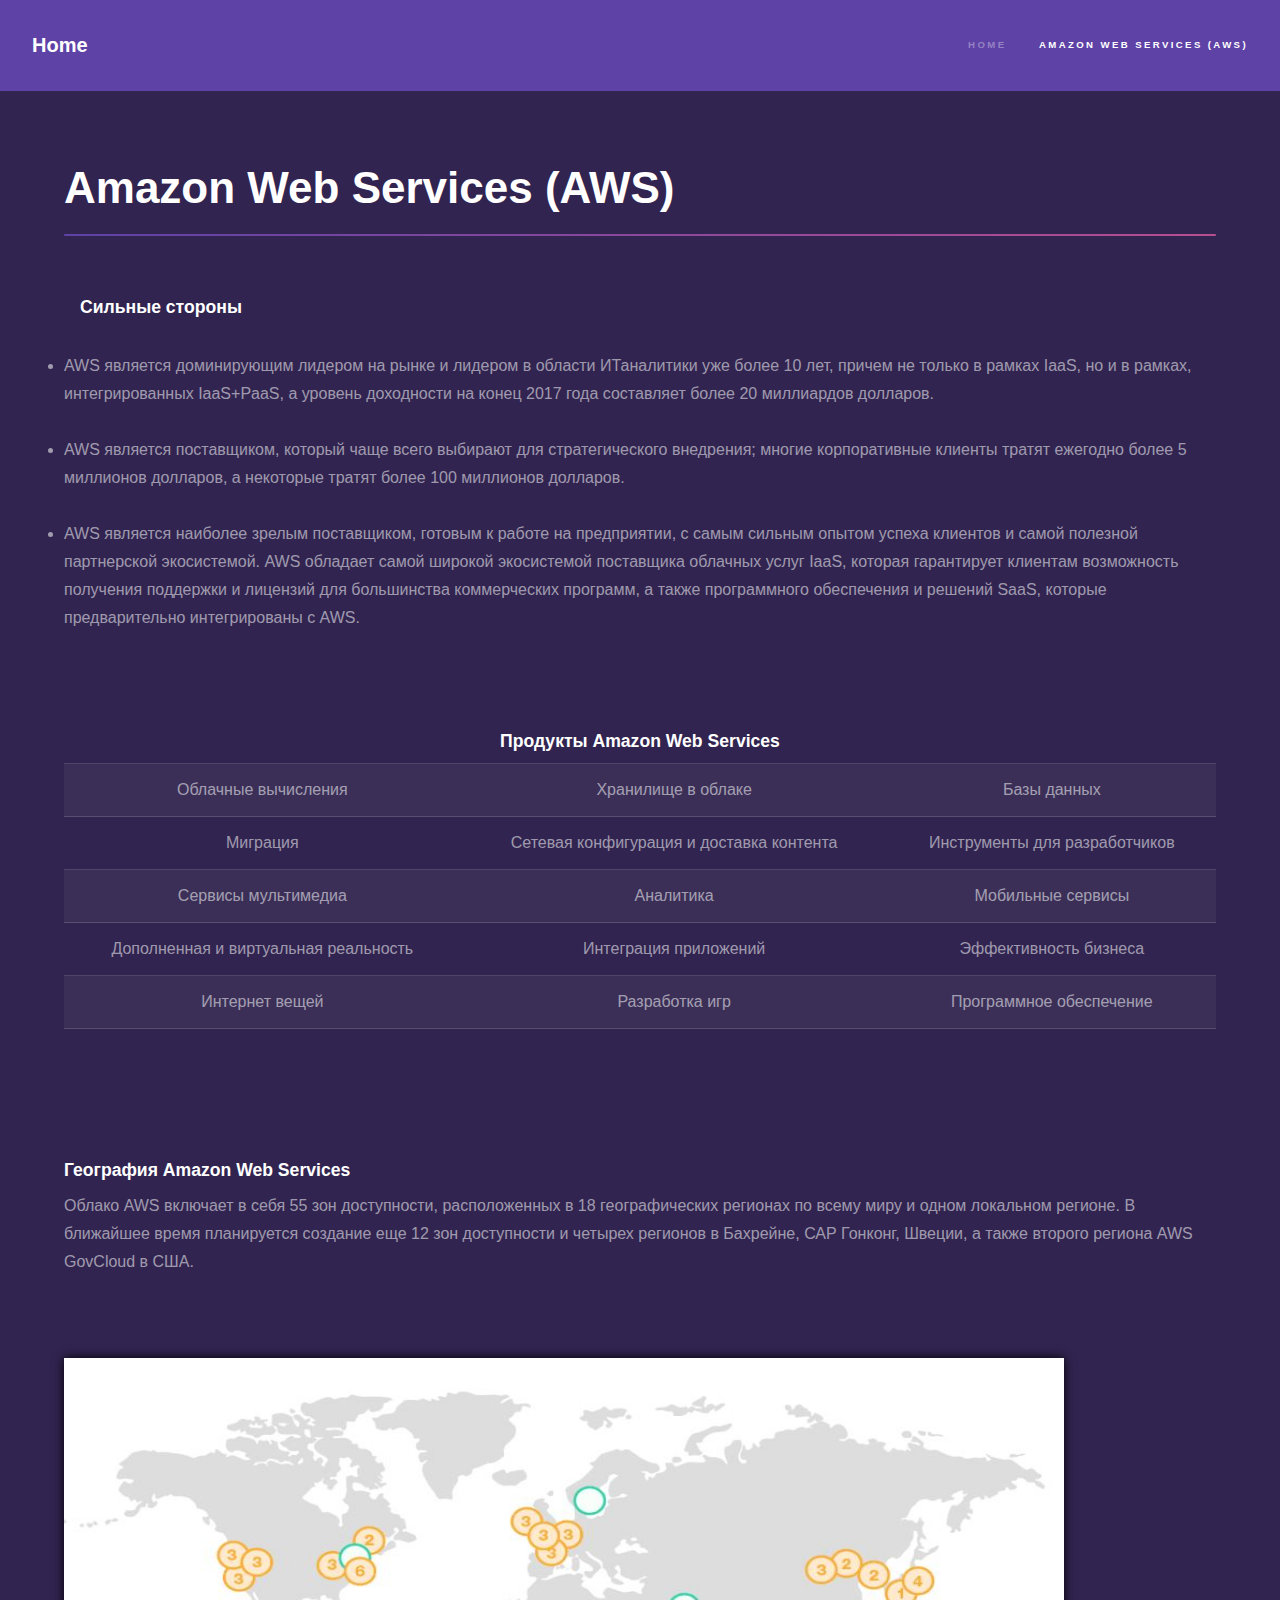
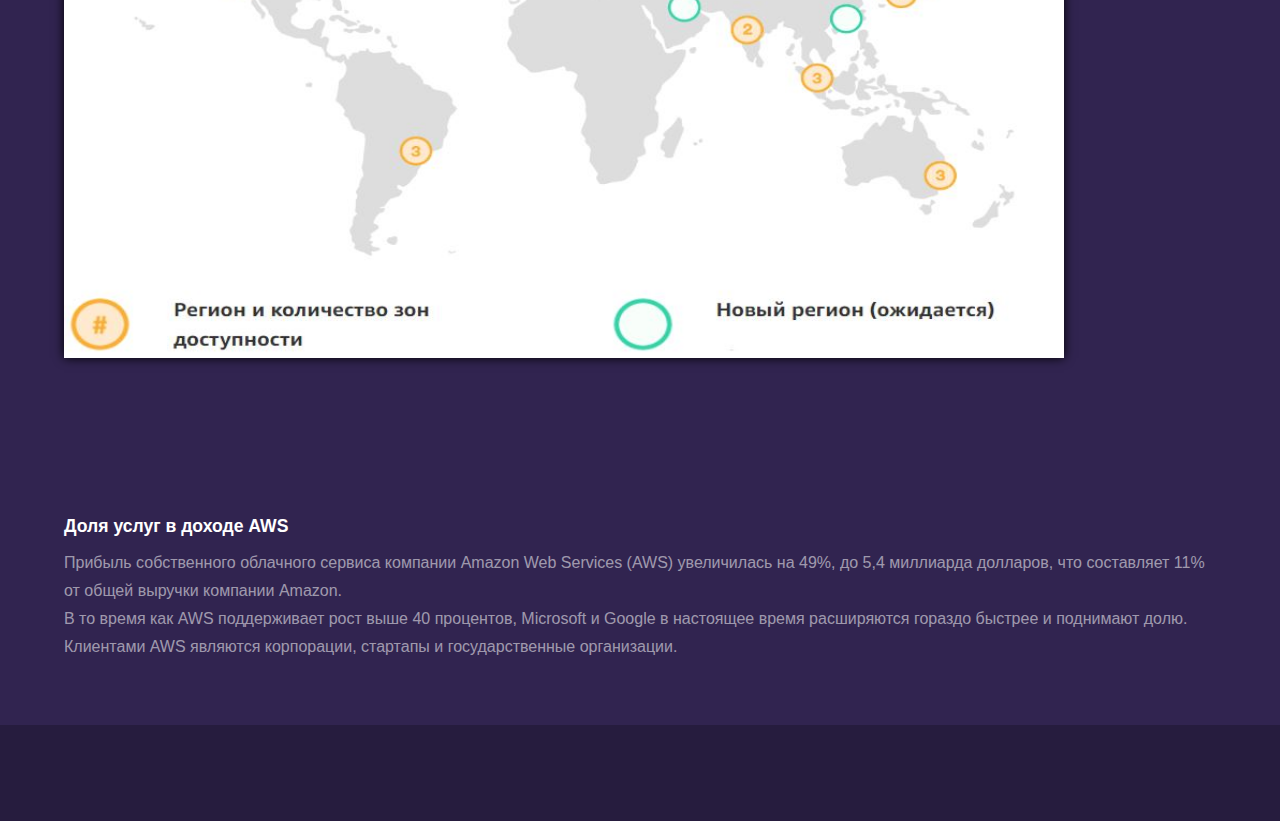
<file: AWS.html>
<!DOCTYPE HTML>
<html>
	<head>
		<title>Amazon Web Services </title>
		<meta charset="utf-8" />
		<meta name="viewport" content="width=device-width, initial-scale=1, user-scalable=no" />
		<link rel="stylesheet" href="assets/css/main.css" />
		<noscript><link rel="stylesheet" href="assets/css/noscript.css" /></noscript>
	</head>
	<body class="is-preload">

		<!-- Header -->
			<header id="header">
				<a href="index.html" class="title">Home</a>
				<nav>
					<ul>
						<li><a href="index.html">Home</a></li>
						<li><a href="generic.html" class="active">Amazon Web Services (AWS) </a></li>
					</ul>
				</nav>
			</header>

		<!-- Wrapper -->
			<div id="wrapper">

				<!-- Main -->
					<section id="main" class="wrapper">
						<div class="inner">
							<a href="https://aws.amazon.com/ru/" ><h1 class="major">Amazon Web Services (AWS)  </h1></a>
                            
                            <div class="inner">
                            <ul><h3>Сильные стороны</h3></ul>
                <li> AWS является доминирующим лидером на рынке и лидером в области ИТаналитики уже более 10 лет, причем не только в рамках IaaS, но и в рамках, интегрированных IaaS+PaaS, а уровень доходности на конец 2017 года составляет более 20 миллиардов долларов.</li>
                <br>
                <li>AWS является поставщиком, который чаще всего выбирают для стратегического внедрения; многие корпоративные клиенты тратят ежегодно более 5 миллионов долларов, а некоторые тратят более 100 миллионов долларов. </li>
                <br>
                <li> AWS является наиболее зрелым поставщиком, готовым к работе на предприятии, с самым сильным опытом успеха клиентов и самой полезной партнерской экосистемой.  AWS обладает самой широкой экосистемой поставщика облачных услуг IaaS, которая гарантирует клиентам возможность получения поддержки и лицензий для большинства коммерческих программ, а также программного обеспечения и решений SaaS, которые предварительно интегрированы с AWS.  </li>
            </div>
            </div>
            <div class="inner" id="prod"><h3>Продукты Amazon Web Services </h3>
                
                <table>
              <tr id="strochka"><td> Облачные вычисления  </td><td>
             Хранилище в облаке </td><td> Базы данных  </td>
                            </tr>
                            
            <tr id="strochka"><td>Миграция </td><td>
            Сетевая конфигурация и доставка контента  </td>
                <td>Инструменты для разработчиков  </td>
                </tr>
        <tr id="strochka"><td>Сервисы мультимедиа </td><td>
             Аналитика   </td>
            <td>
            Мобильные сервисы  </td>
                </tr>
        <tr id="strochka"><td>Дополненная и виртуальная реальность </td><td>
            Интеграция приложений  </td>
            <td>
             Эффективность бизнеса   </td>
                </tr>
                    <tr id="strochka"><td>Интернет вещей </td><td>
             Разработка игр   </td>
            <td>
              Программное обеспечение    </td>
                </tr>
	            </table>    
                
            </div>
                        <div class="inner">
                        <h3>География Amazon Web Services </h3>
                              <p>Облако AWS включает в себя 55 зон доступности, расположенных в 18 географических регионах по всему миру и одном локальном регионе. В ближайшее время планируется создание еще 12 зон доступности и четырех регионов в Бахрейне, САР Гонконг, Швеции, а также второго региона AWS GovCloud в США. </p>
                            <img src="images/gaws.JPG" class="map2">
                            </div>
                        
                        <div class="inner">
                            <h3>Доля услуг в доходе AWS  </h3>
                            <p>Прибыль собственного облачного сервиса компании Amazon Web Services (AWS) увеличилась на 49%, до 5,4 миллиарда долларов, что составляет 11% от общей выручки компании Amazon. <br>В то время как AWS поддерживает рост выше 40 процентов, Microsoft и Google в настоящее время расширяются гораздо быстрее и поднимают долю. Клиентами AWS являются корпорации, стартапы и государственные организации.</p>
            </div>
                </section>
        </div>
		<!-- Footer -->
			<footer id="footer" class="wrapper alt">
				<div class="inner">
				</div>
			</footer>

		<!-- Scripts -->
			<script src="assets/js/jquery.min.js"></script>
			<script src="assets/js/jquery.scrollex.min.js"></script>
			<script src="assets/js/jquery.scrolly.min.js"></script>
			<script src="assets/js/browser.min.js"></script>
			<script src="assets/js/breakpoints.min.js"></script>
			<script src="assets/js/util.js"></script>
			<script src="assets/js/main.js"></script>

	</body>
</html>
</file>
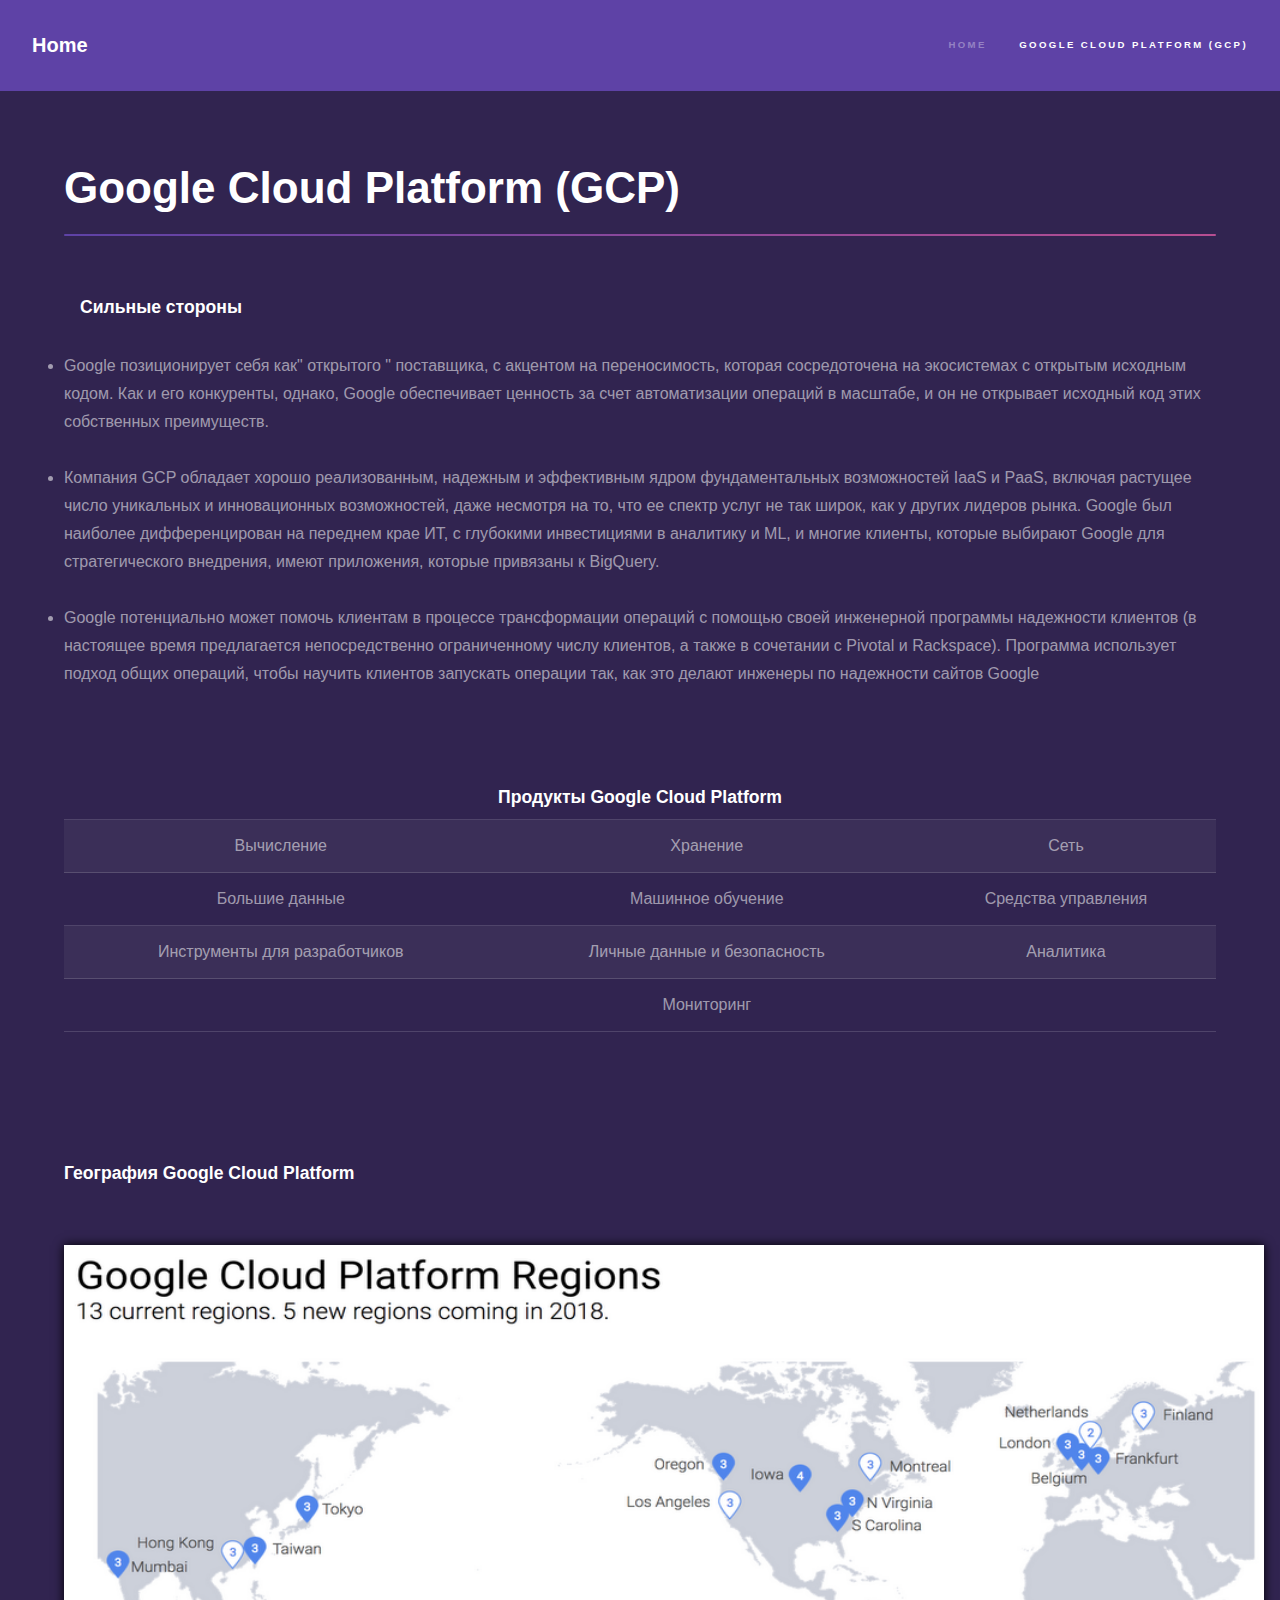
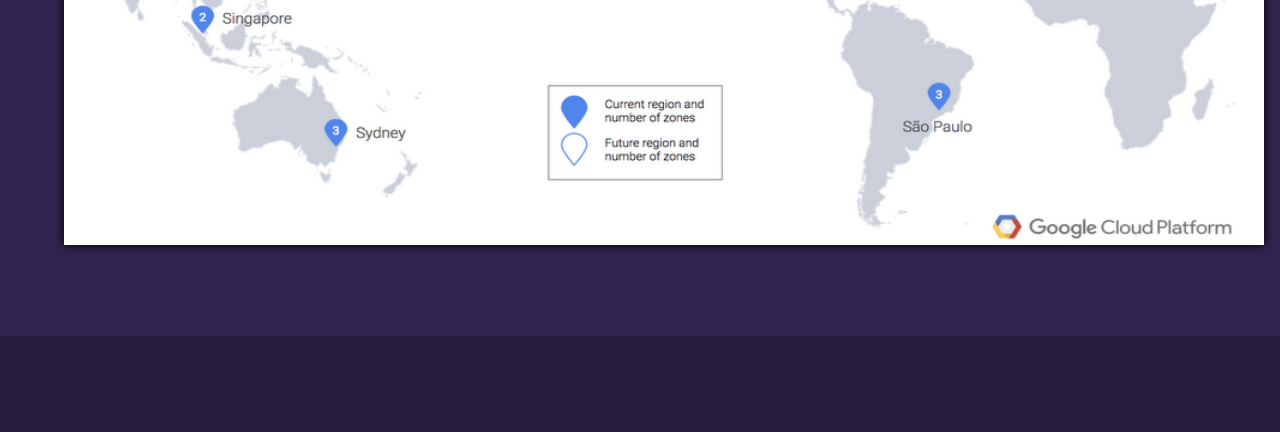
<file: GCP.html>
<!DOCTYPE HTML>
<html>
	<head>
		<title>Google Cloud Platform  </title>
		<meta charset="utf-8" />
		<meta name="viewport" content="width=device-width, initial-scale=1, user-scalable=no" />
		<link rel="stylesheet" href="assets/css/main.css" />
		<noscript><link rel="stylesheet" href="assets/css/noscript.css" /></noscript>
	</head>
	<body class="is-preload">

		<!-- Header -->
			<header id="header">
				<a href="index.html" class="title">Home</a>
				<nav>
					<ul>
						<li><a href="index.html">Home</a></li>
						<li><a href="generic.html" class="active">Google Cloud Platform (GCP) </a></li>
					</ul>
				</nav>
			</header>

		<!-- Wrapper -->
			<div id="wrapper">

				<!-- Main -->
					<section id="main" class="wrapper">
						<div class="inner">
							<a href="https://azure.microsoft.com/ru-ru/" ><h1 class="major">Google Cloud Platform (GCP)  </h1></a>
                            
                            <div class="inner">
                            <ul><h3>Сильные стороны</h3></ul>
                <li> Google позиционирует себя как" открытого " поставщика, с акцентом на переносимость, которая сосредоточена на экосистемах с открытым исходным кодом. Как и его конкуренты, однако, Google обеспечивает ценность за счет автоматизации операций в масштабе, и он не открывает исходный код этих собственных преимуществ. </li>
                <br>
                <li> Компания GCP обладает хорошо реализованным, надежным и эффективным ядром фундаментальных возможностей IaaS и PaaS, включая растущее число уникальных и инновационных возможностей, даже несмотря на то, что ее спектр услуг не так широк, как у других лидеров рынка. Google был наиболее дифференцирован на переднем крае ИТ, с глубокими инвестициями в аналитику и ML, и многие клиенты, которые выбирают Google для стратегического внедрения, имеют приложения, которые привязаны к BigQuery. </li>
                <br>
                <li>  Google потенциально может помочь клиентам в процессе трансформации операций с помощью своей инженерной программы надежности клиентов (в настоящее время предлагается непосредственно ограниченному числу клиентов, а также в сочетании с Pivotal и Rackspace). Программа использует подход общих операций, чтобы научить клиентов запускать операции так, как это делают инженеры по надежности сайтов Google </li>
            </div>
            </div>
            <div class="inner" id="prod"><h3>Продукты  Google Cloud Platform  </h3>
                
                <table>
              <tr id="strochka"><td>Вычисление  </td><td>
            Хранение </td><td>Сеть </td>
                            </tr>
                            
            <tr id="strochka"><td>Большие данные </td><td>
            Машинное обучение  </td>
                <td>Средства управления  </td>
                </tr>
        <tr id="strochka"><td>Инструменты для разработчиков </td><td>
            Личные данные и безопасность  </td>
            <td>
            Аналитика  </td>
                </tr>
        <tr id="strochka"><td></td><td>
            Мониторинг </td>
            <td>
             </td>
                </tr>
	            </table>    
                
            </div>
                        <div class="inner">
                        <h3>География  Google Cloud Platform </h3>
                            <img src="images/gGCP.png" class="map1">
                            </div>
                        
                </section>
        </div>
		<!-- Footer -->
			<footer id="footer" class="wrapper alt">
				<div class="inner">
				</div>
			</footer>

		<!-- Scripts -->
			<script src="assets/js/jquery.min.js"></script>
			<script src="assets/js/jquery.scrollex.min.js"></script>
			<script src="assets/js/jquery.scrolly.min.js"></script>
			<script src="assets/js/browser.min.js"></script>
			<script src="assets/js/breakpoints.min.js"></script>
			<script src="assets/js/util.js"></script>
			<script src="assets/js/main.js"></script>

	</body>
</html>
</file>
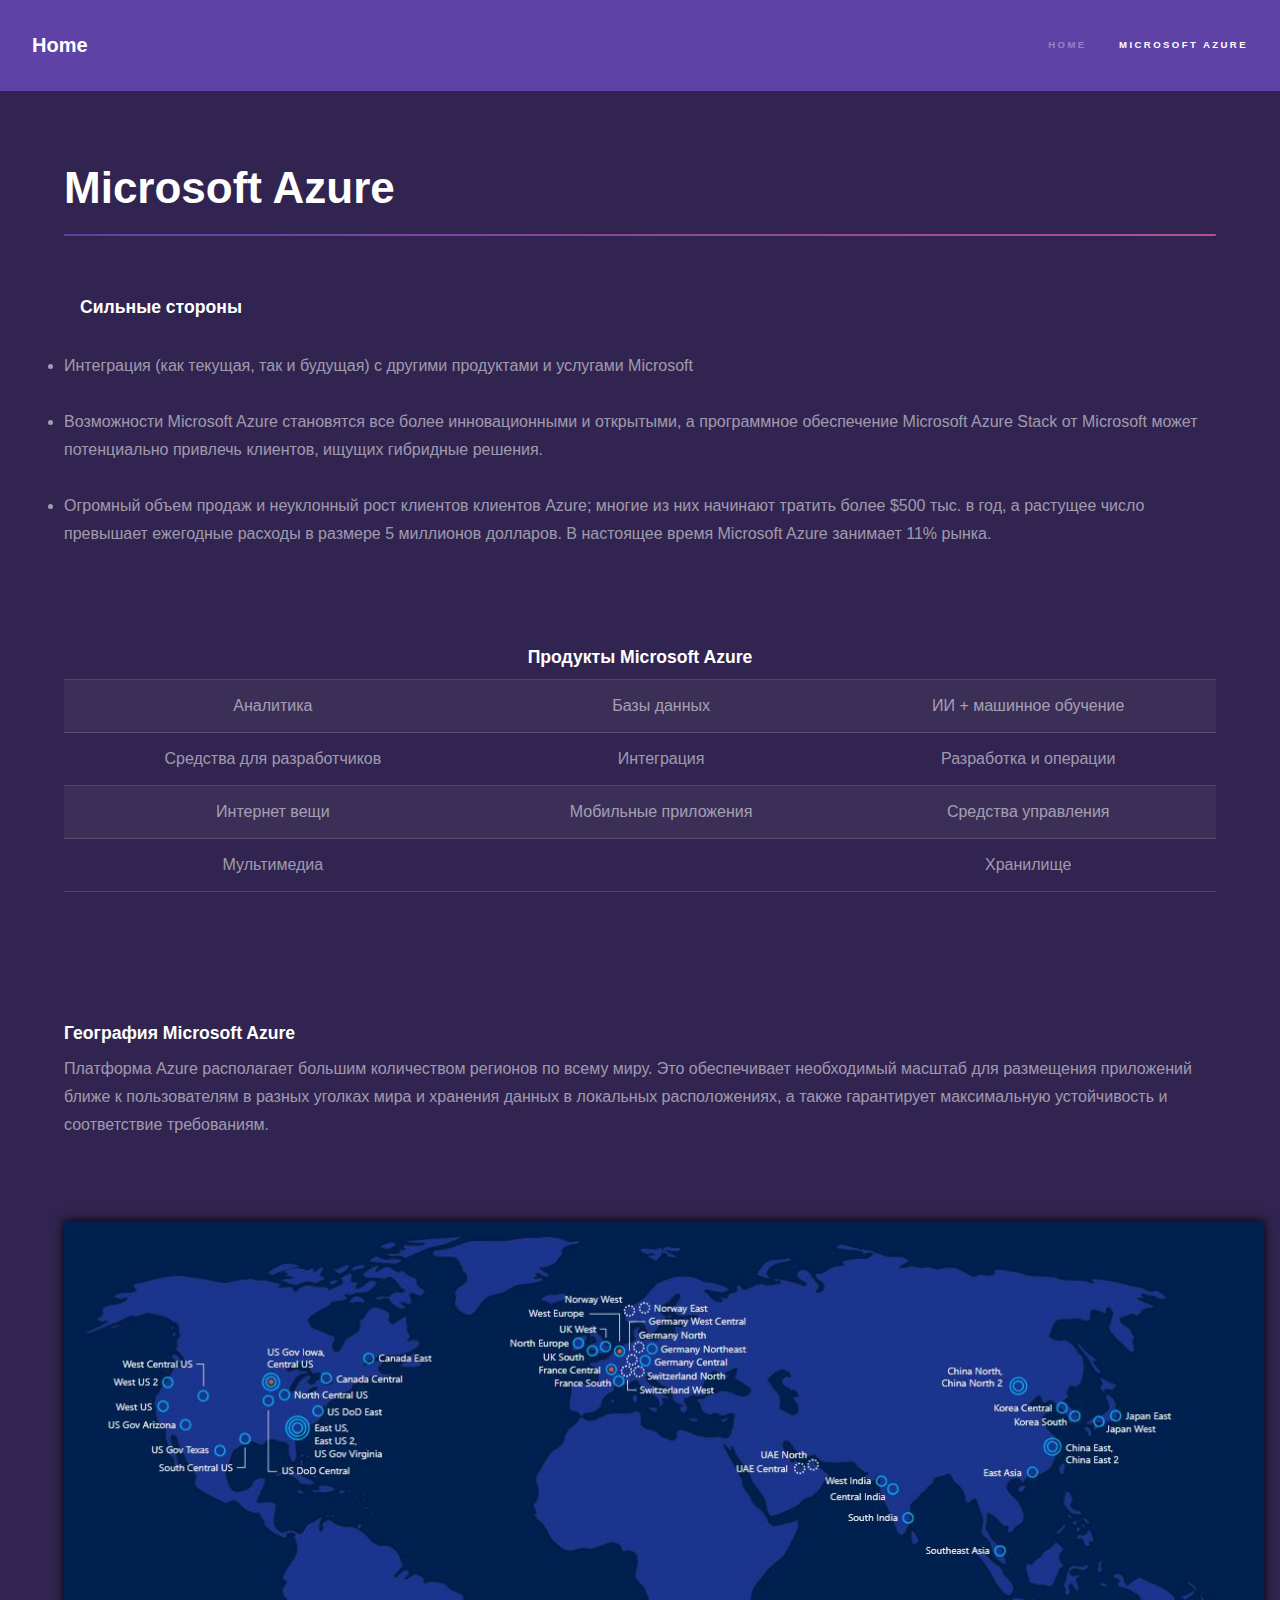
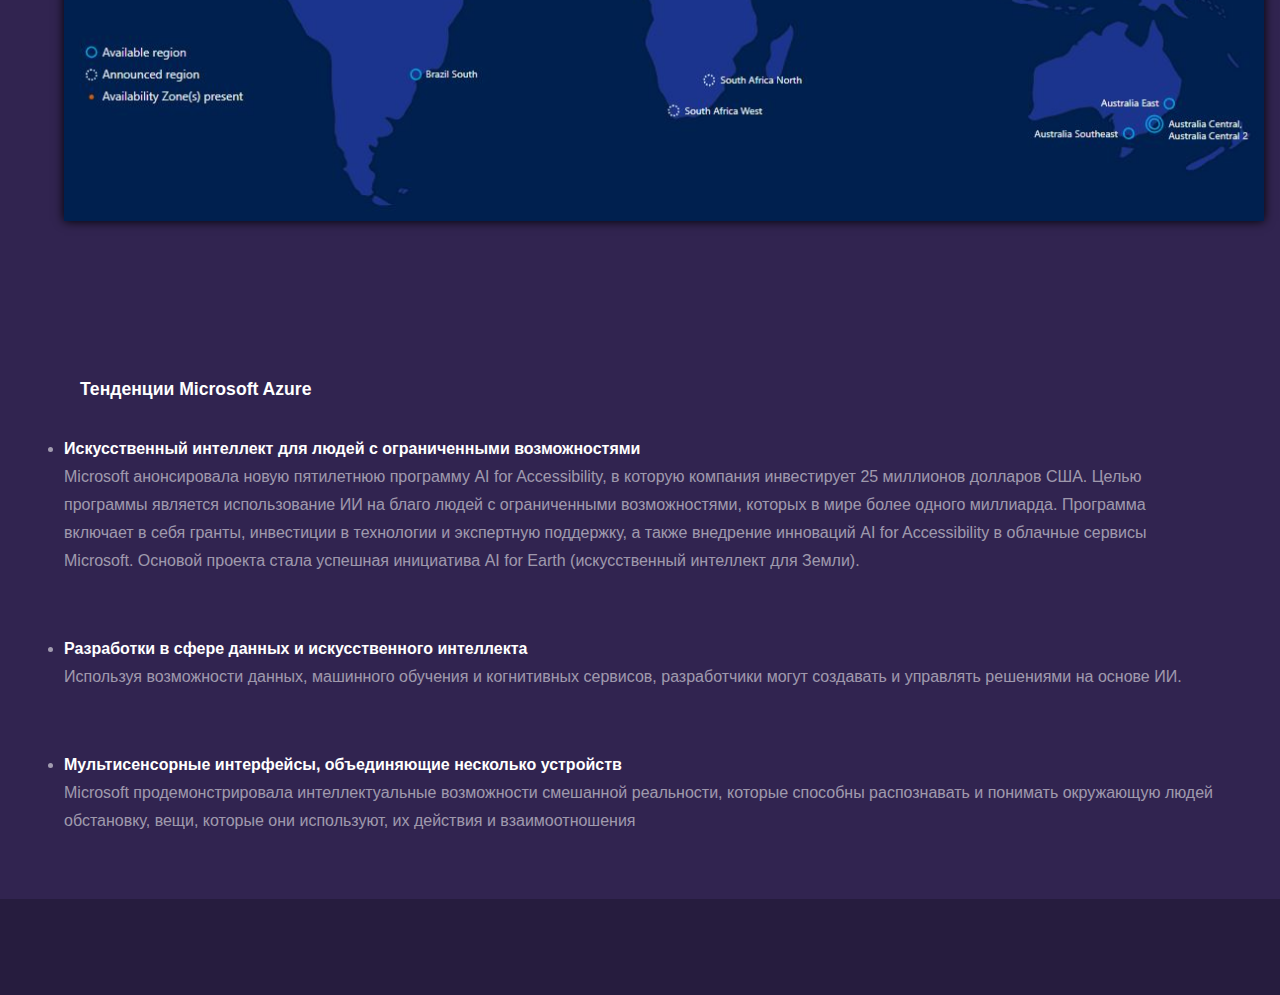
<file: generic.html>
<!DOCTYPE HTML>
<html>
	<head>
		<title>Microsoft Azure </title>
		<meta charset="utf-8" />
		<meta name="viewport" content="width=device-width, initial-scale=1, user-scalable=no" />
		<link rel="stylesheet" href="assets/css/main.css" />
		<noscript><link rel="stylesheet" href="assets/css/noscript.css" /></noscript>
	</head>
	<body class="is-preload">

		<!-- Header -->
			<header id="header">
				<a href="index.html" class="title">Home</a>
				<nav>
					<ul>
						<li><a href="index.html">Home</a></li>
						<li><a href="generic.html" class="active">Microsoft Azure</a></li>
					</ul>
				</nav>
			</header>

		<!-- Wrapper -->
			<div id="wrapper">

				<!-- Main -->
					<section id="main" class="wrapper">
						<div class="inner">
							<a href="https://azure.microsoft.com/ru-ru/" ><h1 class="major">Microsoft Azure </h1></a>
                            
                            <div class="inner">
                            <ul><h3>Сильные стороны</h3></ul>
                <li> Интеграция (как текущая, так и будущая) с другими продуктами и услугами Microsoft</li>
                <br>
                <li>Возможности Microsoft Azure становятся все более инновационными и открытыми, а программное обеспечение Microsoft Azure Stack от Microsoft может потенциально привлечь клиентов, ищущих гибридные решения. </li>
                <br>
                <li> Огромный объем продаж и неуклонный рост клиентов клиентов Azure; многие из них начинают тратить более $500 тыс. в год, а растущее число превышает ежегодные расходы в размере 5 миллионов долларов.  В настоящее время Microsoft Azure занимает 11% рынка. </li>
            </div>
            </div>
            <div class="inner" id="prod"><h3>Продукты Microsoft Azure </h3>
                
                <table>
              <tr id="strochka"><td>Аналитика </td><td>
            Базы данных</td><td>ИИ + машинное обучение </td>
                            </tr>
                            
            <tr id="strochka"><td>Средства для разработчиков </td><td>
            Интеграция </td><td>
            Разработка и операции </td>
                </tr>
        <tr id="strochka"><td>Интернет вещи</td><td>
            Мобильные приложения  </td>
            <td>
            Средства управления </td>
                </tr>
        <tr id="strochka"><td>Мультимедиа</td><td>
            </td>
            <td>
            Хранилище  </td>
                </tr>
	            </table>    
                
            </div>
                        <div class="inner">
                        <h3>География Microsoft Azure </h3>
                              <p>Платформа Azure располагает большим количеством регионов по всему миру. Это обеспечивает необходимый масштаб для размещения приложений ближе к пользователям в разных уголках мира и хранения данных в локальных расположениях, а также гарантирует максимальную устойчивость и соответствие требованиям. </p>
                            <img src="images/gazure.JPG" class="map1">
                            </div>
                        
                        <div class="inner">
                            <ul><h3>Тенденции Microsoft Azure </h3></ul>
                            <li><b>Искусственный интеллект для людей с ограниченными возможностями </b> </li><p>Microsoft анонсировала новую пятилетнюю программу AI for Accessibility, в которую компания инвестирует 25 миллионов долларов США. Целью программы является использование ИИ на благо людей с ограниченными возможностями, которых в мире более одного миллиарда. Программа включает в себя гранты, инвестиции в технологии и экспертную поддержку, а также внедрение инноваций AI for Accessibility в облачные сервисы Microsoft. Основой проекта стала успешная инициатива AI for Earth (искусственный интеллект для Земли). </p>
                <br>
                <li><b>Разработки в сфере данных и искусственного интеллекта </b><p>Используя возможности данных, машинного обучения и когнитивных сервисов, разработчики могут создавать и управлять решениями на основе ИИ. </p> </li>
                <br>
                <li><b>Мультисенсорные интерфейсы, объединяющие несколько устройств  </b><p>Microsoft продемонстрировала интеллектуальные возможности смешанной реальности, которые способны распознавать и понимать окружающую людей обстановку, вещи, которые они используют, их действия и взаимоотношения</p></li>
            </div>
                </section>
        </div>
		<!-- Footer -->
			<footer id="footer" class="wrapper alt">
				<div class="inner">
				</div>
			</footer>

		<!-- Scripts -->
			<script src="assets/js/jquery.min.js"></script>
			<script src="assets/js/jquery.scrollex.min.js"></script>
			<script src="assets/js/jquery.scrolly.min.js"></script>
			<script src="assets/js/browser.min.js"></script>
			<script src="assets/js/breakpoints.min.js"></script>
			<script src="assets/js/util.js"></script>
			<script src="assets/js/main.js"></script>

	</body>
</html>
</file>
<file: assets/css/noscript.css>
/*
	Hyperspace by HTML5 UP
	html5up.net | @ajlkn
	Free for personal and commercial use under the CCA 3.0 license (html5up.net/license)
*/

/* Spotlights */

	.spotlights > section > .image:before {
		opacity: 0 !important;
	}

	.spotlights > section > .content > .inner {
		-moz-transform: none !important;
		-webkit-transform: none !important;
		-ms-transform: none !important;
		transform: none !important;
		opacity: 1 !important;
	}

/* Wrapper */

	.wrapper > .inner {
		opacity: 1 !important;
		-moz-transform: none !important;
		-webkit-transform: none !important;
		-ms-transform: none !important;
		transform: none !important;
	}

/* Sidebar */

	#sidebar > .inner {
		opacity: 1 !important;
	}

	#sidebar nav > ul > li {
		-moz-transform: none !important;
		-webkit-transform: none !important;
		-ms-transform: none !important;
		transform: none !important;
		opacity: 1 !important;
	}
</file>
<file: assets/css/main.css>
@import url(font-awesome.min.css);

/*
	Hyperspace by HTML5 UP
	html5up.net | @ajlkn
	Free for personal and commercial use under the CCA 3.0 license (html5up.net/license)
*/

html, body, div, span, applet, object,
iframe, h1, h2, h3, h4, h5, h6, p, blockquote,
pre, a, abbr, acronym, address, big, cite,
code, del, dfn, em, img, ins, kbd, q, s, samp,
small, strike, strong, sub, sup, tt, var, b,
u, i, center, dl, dt, dd, ol, ul, li, fieldset,
form, label, legend, table, caption, tbody,
tfoot, thead, tr, th, td, article, aside,
canvas, details, embed, figure, figcaption,
footer, header, hgroup, menu, nav, output, ruby,
section, summary, time, mark, audio, video {
	margin: 0;
	padding: 0;
	border: 0;
	font-size: 100%;
	font: inherit;
	vertical-align: baseline;}

article, aside, details, figcaption, figure,
footer, header, hgroup, menu, nav, section {
	display: block;}

body {
	line-height: 1;
}

ol, ul {
	list-style: none;
}

blockquote, q {
	quotes: none;
}

	blockquote:before, blockquote:after, q:before, q:after {
		content: '';
		content: none;
	}

table {
	border-collapse: collapse;
	border-spacing: 0;
}

body {
	-webkit-text-size-adjust: none;
}

mark {
	background-color: transparent;
	color: inherit;
}

input::-moz-focus-inner {
	border: 0;
	padding: 0;
}

input, select, textarea {
	-moz-appearance: none;
	-webkit-appearance: none;
	-ms-appearance: none;
	appearance: none;
}

/* Basic */

	@-ms-viewport {
		width: device-width;
	}

	body {
		-ms-overflow-style: scrollbar;
	}

	@media screen and (max-width: 480px) {

		html, body {
			min-width: 320px;
		}

	}

	html {
		box-sizing: border-box;
	}

	*, *:before, *:after {
		box-sizing: inherit;
	}

	body {
		background: #312450;
	}

		body.is-preload *, body.is-preload *:before, body.is-preload *:after {
			-moz-animation: none !important;
			-webkit-animation: none !important;
			-ms-animation: none !important;
			animation: none !important;
			-moz-transition: none !important;
			-webkit-transition: none !important;
			-ms-transition: none !important;
			transition: none !important;
		}

/* Type */

	body, input, select, textarea {
		color: rgba(255, 255, 255, 0.55);
		font-family: Arial, Helvetica, sans-serif;
		font-size: 16.5pt;
		font-weight: normal;
		line-height: 1.75;
	}

		@media screen and (max-width: 1680px) {

			body, input, select, textarea {
				font-size: 13pt;
			}

		}

		@media screen and (max-width: 1280px) {

			body, input, select, textarea {
				font-size: 12pt;
			}

		}

		@media screen and (max-width: 360px) {

			body, input, select, textarea {
				font-size: 11pt;
			}

		}

	a {
		-moz-transition: color 0.2s ease, border-bottom-color 0.2s ease;
		-webkit-transition: color 0.2s ease, border-bottom-color 0.2s ease;
		-ms-transition: color 0.2s ease, border-bottom-color 0.2s ease;
		transition: color 0.2s ease, border-bottom-color 0.2s ease;
		border-bottom: dotted 1px rgba(255, 255, 255, 0.35);
		color: inherit;
		text-decoration: none;
	}

		a:hover {
			border-bottom-color: transparent;
			color: #ffffff;
		}

	strong, b {
		color: #ffffff;
		font-weight: bold;
	}

	em, i {
		font-style: italic;
	}

	p {
		margin: 0 0 2em 0;
	}

	h1, h2, h3, h4, h5, h6 {
		color: #ffffff;
		font-weight: bold;
		line-height: 1.5;
		margin: 0 0 0.5em 0;
	}

		h1 a, h2 a, h3 a, h4 a, h5 a, h6 a {
			color: inherit;
			text-decoration: none;
		}

	h1 {
		font-size: 2.75em;
	}

		h1.major {
			margin: 0 0 1.3em 0;
			position: relative;
			padding-bottom: 0.35em;
		}

			h1.major:after {
				background-image: -moz-linear-gradient(to right, #5e42a6, #b74e91);
				background-image: -webkit-linear-gradient(to right, #5e42a6, #b74e91);
				background-image: -ms-linear-gradient(to right, #5e42a6, #b74e91);
				background-image: linear-gradient(to right, #5e42a6, #b74e91);
				-moz-transition: max-width 0.2s ease;
				-webkit-transition: max-width 0.2s ease;
				-ms-transition: max-width 0.2s ease;
				transition: max-width 0.2s ease;
				border-radius: 0.2em;
				bottom: 0;
				content: '';
				height: 0.05em;
				position: absolute;
				right: 0;
				width: 100%;
			}

	h2 {
		font-size: 1.75em;
	}

	h3 {
		font-size: 1.1em;
	}

	h4 {
		font-size: 1em;
	}

	h5 {
		font-size: 0.8em;
	}

	h6 {
		font-size: 0.6em;
	}

	@media screen and (max-width: 736px) {

		h1 {
			font-size: 2em;
		}

		h2 {
			font-size: 1.25em;
		}

		h3 {
			font-size: 1em;
		}

		h4 {
			font-size: 0.8em;
		}

		h5 {
			font-size: 0.6em;
		}

		h6 {
			font-size: 0.6em;
		}

	}

	sub {
		font-size: 0.8em;
		position: relative;
		top: 0.5em;
	}

	sup {
		font-size: 0.8em;
		position: relative;
		top: -0.5em;
	}

	blockquote {
		border-left: solid 4px rgba(255, 255, 255, 0.15);
		font-style: italic;
		margin: 0 0 2em 0;
		padding: 0.5em 0 0.5em 2em;
	}

	code {
		background: rgba(255, 255, 255, 0.05);
		border-radius: 0.25em;
		border: solid 1px rgba(255, 255, 255, 0.15);
		font-family: "Courier New", monospace;
		font-size: 0.9em;
		margin: 0 0.25em;
		padding: 0.25em 0.65em;
	}

	pre {
		-webkit-overflow-scrolling: touch;
		font-family: "Courier New", monospace;
		font-size: 0.9em;
		margin: 0 0 2em 0;
	}

		pre code {
			display: block;
			line-height: 1.75em;
			padding: 1em 1.5em;
			overflow-x: auto;
		}

	hr {
		border: 0;
		border-bottom: solid 1px rgba(255, 255, 255, 0.15);
		margin: 2em 0;
	}

		hr.major {
			margin: 3em 0;
		}

	.align-left {
		text-align: left;
	}

	.align-center {
		text-align: center;
	}

	.align-right {
		text-align: right;
	}

/* Row */

	.row {
		display: flex;
		flex-wrap: wrap;
		box-sizing: border-box;
		align-items: stretch;
	}

		.row > * {
			box-sizing: border-box;
		}

		.row.gtr-uniform > * > :last-child {
			margin-bottom: 0;
		}

		.row.aln-left {
			justify-content: flex-start;
		}

		.row.aln-center {
			justify-content: center;
		}

		.row.aln-right {
			justify-content: flex-end;
		}

		.row.aln-top {
			align-items: flex-start;
		}

		.row.aln-middle {
			align-items: center;
		}

		.row.aln-bottom {
			align-items: flex-end;
		}

		.row > .imp {
			order: -1;
		}

		.row > .col-1 {
			width: 8.3333333333%;
		}

		.row > .off-1 {
			margin-left: 8.3333333333%;
		}

		.row > .col-2 {
			width: 16.6666666667%;
		}

		.row > .off-2 {
			margin-left: 16.6666666667%;
		}

		.row > .col-3 {
			width: 25%;
		}

		.row > .off-3 {
			margin-left: 25%;
		}

		.row > .col-4 {
			width: 33.3333333333%;
		}

		.row > .off-4 {
			margin-left: 33.3333333333%;
		}

		.row > .col-5 {
			width: 41.6666666667%;
		}

		.row > .off-5 {
			margin-left: 41.6666666667%;
		}

		.row > .col-6 {
			width: 50%;
		}

		.row > .off-6 {
			margin-left: 50%;
		}

		.row > .col-7 {
			width: 58.3333333333%;
		}

		.row > .off-7 {
			margin-left: 58.3333333333%;
		}

		.row > .col-8 {
			width: 66.6666666667%;
		}

		.row > .off-8 {
			margin-left: 66.6666666667%;
		}

		.row > .col-9 {
			width: 75%;
		}

		.row > .off-9 {
			margin-left: 75%;
		}

		.row > .col-10 {
			width: 83.3333333333%;
		}

		.row > .off-10 {
			margin-left: 83.3333333333%;
		}

		.row > .col-11 {
			width: 91.6666666667%;
		}

		.row > .off-11 {
			margin-left: 91.6666666667%;
		}

		.row > .col-12 {
			width: 100%;
		}

		.row > .off-12 {
			margin-left: 100%;
		}

		.row.gtr-0 {
			margin-top: 0;
			margin-left: 0em;
		}

			.row.gtr-0 > * {
				padding: 0 0 0 0em;
			}

			.row.gtr-0.gtr-uniform {
				margin-top: 0em;
			}

				.row.gtr-0.gtr-uniform > * {
					padding-top: 0em;
				}

		.row.gtr-25 {
			margin-top: 0;
			margin-left: -0.375em;
		}

			.row.gtr-25 > * {
				padding: 0 0 0 0.375em;
			}

			.row.gtr-25.gtr-uniform {
				margin-top: -0.375em;
			}

				.row.gtr-25.gtr-uniform > * {
					padding-top: 0.375em;
				}

		.row.gtr-50 {
			margin-top: 0;
			margin-left: -0.75em;
		}

			.row.gtr-50 > * {
				padding: 0 0 0 0.75em;
			}

			.row.gtr-50.gtr-uniform {
				margin-top: -0.75em;
			}

				.row.gtr-50.gtr-uniform > * {
					padding-top: 0.75em;
				}

		.row {
			margin-top: 0;
			margin-left: -1.5em;
		}

			.row > * {
				padding: 0 0 0 1.5em;
			}

			.row.gtr-uniform {
				margin-top: -1.5em;
			}

				.row.gtr-uniform > * {
					padding-top: 1.5em;
				}

		.row.gtr-150 {
			margin-top: 0;
			margin-left: -2.25em;
		}

			.row.gtr-150 > * {
				padding: 0 0 0 2.25em;
			}

			.row.gtr-150.gtr-uniform {
				margin-top: -2.25em;
			}

				.row.gtr-150.gtr-uniform > * {
					padding-top: 2.25em;
				}

		.row.gtr-200 {
			margin-top: 0;
			margin-left: -3em;
		}

			.row.gtr-200 > * {
				padding: 0 0 0 3em;
			}

			.row.gtr-200.gtr-uniform {
				margin-top: -3em;
			}

				.row.gtr-200.gtr-uniform > * {
					padding-top: 3em;
				}

		@media screen and (max-width: 1680px) {

			.row {
				display: flex;
				flex-wrap: wrap;
				box-sizing: border-box;
				align-items: stretch;
			}

				.row > * {
					box-sizing: border-box;
				}

				.row.gtr-uniform > * > :last-child {
					margin-bottom: 0;
				}

				.row.aln-left {
					justify-content: flex-start;
				}

				.row.aln-center {
					justify-content: center;
				}

				.row.aln-right {
					justify-content: flex-end;
				}

				.row.aln-top {
					align-items: flex-start;
				}

				.row.aln-middle {
					align-items: center;
				}

				.row.aln-bottom {
					align-items: flex-end;
				}

				.row > .imp-xlarge {
					order: -1;
				}

				.row > .col-1-xlarge {
					width: 8.3333333333%;
				}

				.row > .off-1-xlarge {
					margin-left: 8.3333333333%;
				}

				.row > .col-2-xlarge {
					width: 16.6666666667%;
				}

				.row > .off-2-xlarge {
					margin-left: 16.6666666667%;
				}

				.row > .col-3-xlarge {
					width: 25%;
				}

				.row > .off-3-xlarge {
					margin-left: 25%;
				}

				.row > .col-4-xlarge {
					width: 33.3333333333%;
				}

				.row > .off-4-xlarge {
					margin-left: 33.3333333333%;
				}

				.row > .col-5-xlarge {
					width: 41.6666666667%;
				}

				.row > .off-5-xlarge {
					margin-left: 41.6666666667%;
				}

				.row > .col-6-xlarge {
					width: 50%;
				}

				.row > .off-6-xlarge {
					margin-left: 50%;
				}

				.row > .col-7-xlarge {
					width: 58.3333333333%;
				}

				.row > .off-7-xlarge {
					margin-left: 58.3333333333%;
				}

				.row > .col-8-xlarge {
					width: 66.6666666667%;
				}

				.row > .off-8-xlarge {
					margin-left: 66.6666666667%;
				}

				.row > .col-9-xlarge {
					width: 75%;
				}

				.row > .off-9-xlarge {
					margin-left: 75%;
				}

				.row > .col-10-xlarge {
					width: 83.3333333333%;
				}

				.row > .off-10-xlarge {
					margin-left: 83.3333333333%;
				}

				.row > .col-11-xlarge {
					width: 91.6666666667%;
				}

				.row > .off-11-xlarge {
					margin-left: 91.6666666667%;
				}

				.row > .col-12-xlarge {
					width: 100%;
				}

				.row > .off-12-xlarge {
					margin-left: 100%;
				}

				.row.gtr-0 {
					margin-top: 0;
					margin-left: 0em;
				}

					.row.gtr-0 > * {
						padding: 0 0 0 0em;
					}

					.row.gtr-0.gtr-uniform {
						margin-top: 0em;
					}

						.row.gtr-0.gtr-uniform > * {
							padding-top: 0em;
						}

				.row.gtr-25 {
					margin-top: 0;
					margin-left: -0.375em;
				}

					.row.gtr-25 > * {
						padding: 0 0 0 0.375em;
					}

					.row.gtr-25.gtr-uniform {
						margin-top: -0.375em;
					}

						.row.gtr-25.gtr-uniform > * {
							padding-top: 0.375em;
						}

				.row.gtr-50 {
					margin-top: 0;
					margin-left: -0.75em;
				}

					.row.gtr-50 > * {
						padding: 0 0 0 0.75em;
					}

					.row.gtr-50.gtr-uniform {
						margin-top: -0.75em;
					}

						.row.gtr-50.gtr-uniform > * {
							padding-top: 0.75em;
						}

				.row {
					margin-top: 0;
					margin-left: -1.5em;
				}

					.row > * {
						padding: 0 0 0 1.5em;
					}

					.row.gtr-uniform {
						margin-top: -1.5em;
					}

						.row.gtr-uniform > * {
							padding-top: 1.5em;
						}

				.row.gtr-150 {
					margin-top: 0;
					margin-left: -2.25em;
				}

					.row.gtr-150 > * {
						padding: 0 0 0 2.25em;
					}

					.row.gtr-150.gtr-uniform {
						margin-top: -2.25em;
					}

						.row.gtr-150.gtr-uniform > * {
							padding-top: 2.25em;
						}

				.row.gtr-200 {
					margin-top: 0;
					margin-left: -3em;
				}

					.row.gtr-200 > * {
						padding: 0 0 0 3em;
					}

					.row.gtr-200.gtr-uniform {
						margin-top: -3em;
					}

						.row.gtr-200.gtr-uniform > * {
							padding-top: 3em;
						}

		}

		@media screen and (max-width: 1280px) {

			.row {
				display: flex;
				flex-wrap: wrap;
				box-sizing: border-box;
				align-items: stretch;
			}

				.row > * {
					box-sizing: border-box;
				}

				.row.gtr-uniform > * > :last-child {
					margin-bottom: 0;
				}

				.row.aln-left {
					justify-content: flex-start;
				}

				.row.aln-center {
					justify-content: center;
				}

				.row.aln-right {
					justify-content: flex-end;
				}

				.row.aln-top {
					align-items: flex-start;
				}

				.row.aln-middle {
					align-items: center;
				}

				.row.aln-bottom {
					align-items: flex-end;
				}

				.row > .imp-large {
					order: -1;
				}

				.row > .col-1-large {
					width: 8.3333333333%;
				}

				.row > .off-1-large {
					margin-left: 8.3333333333%;
				}

				.row > .col-2-large {
					width: 16.6666666667%;
				}

				.row > .off-2-large {
					margin-left: 16.6666666667%;
				}

				.row > .col-3-large {
					width: 25%;
				}

				.row > .off-3-large {
					margin-left: 25%;
				}

				.row > .col-4-large {
					width: 33.3333333333%;
				}

				.row > .off-4-large {
					margin-left: 33.3333333333%;
				}

				.row > .col-5-large {
					width: 41.6666666667%;
				}

				.row > .off-5-large {
					margin-left: 41.6666666667%;
				}

				.row > .col-6-large {
					width: 50%;
				}

				.row > .off-6-large {
					margin-left: 50%;
				}

				.row > .col-7-large {
					width: 58.3333333333%;
				}

				.row > .off-7-large {
					margin-left: 58.3333333333%;
				}

				.row > .col-8-large {
					width: 66.6666666667%;
				}

				.row > .off-8-large {
					margin-left: 66.6666666667%;
				}

				.row > .col-9-large {
					width: 75%;
				}

				.row > .off-9-large {
					margin-left: 75%;
				}

				.row > .col-10-large {
					width: 83.3333333333%;
				}

				.row > .off-10-large {
					margin-left: 83.3333333333%;
				}

				.row > .col-11-large {
					width: 91.6666666667%;
				}

				.row > .off-11-large {
					margin-left: 91.6666666667%;
				}

				.row > .col-12-large {
					width: 100%;
				}

				.row > .off-12-large {
					margin-left: 100%;
				}

				.row.gtr-0 {
					margin-top: 0;
					margin-left: 0em;
				}

					.row.gtr-0 > * {
						padding: 0 0 0 0em;
					}

					.row.gtr-0.gtr-uniform {
						margin-top: 0em;
					}

						.row.gtr-0.gtr-uniform > * {
							padding-top: 0em;
						}

				.row.gtr-25 {
					margin-top: 0;
					margin-left: -0.375em;
				}

					.row.gtr-25 > * {
						padding: 0 0 0 0.375em;
					}

					.row.gtr-25.gtr-uniform {
						margin-top: -0.375em;
					}

						.row.gtr-25.gtr-uniform > * {
							padding-top: 0.375em;
						}

				.row.gtr-50 {
					margin-top: 0;
					margin-left: -0.75em;
				}

					.row.gtr-50 > * {
						padding: 0 0 0 0.75em;
					}

					.row.gtr-50.gtr-uniform {
						margin-top: -0.75em;
					}

						.row.gtr-50.gtr-uniform > * {
							padding-top: 0.75em;
						}

				.row {
					margin-top: 0;
					margin-left: -1.5em;
				}

					.row > * {
						padding: 0 0 0 1.5em;
					}

					.row.gtr-uniform {
						margin-top: -1.5em;
					}

						.row.gtr-uniform > * {
							padding-top: 1.5em;
						}

				.row.gtr-150 {
					margin-top: 0;
					margin-left: -2.25em;
				}

					.row.gtr-150 > * {
						padding: 0 0 0 2.25em;
					}

					.row.gtr-150.gtr-uniform {
						margin-top: -2.25em;
					}

						.row.gtr-150.gtr-uniform > * {
							padding-top: 2.25em;
						}

				.row.gtr-200 {
					margin-top: 0;
					margin-left: -3em;
				}

					.row.gtr-200 > * {
						padding: 0 0 0 3em;
					}

					.row.gtr-200.gtr-uniform {
						margin-top: -3em;
					}

						.row.gtr-200.gtr-uniform > * {
							padding-top: 3em;
						}

		}

		@media screen and (max-width: 980px) {

			.row {
				display: flex;
				flex-wrap: wrap;
				box-sizing: border-box;
				align-items: stretch;
			}

				.row > * {
					box-sizing: border-box;
				}

				.row.gtr-uniform > * > :last-child {
					margin-bottom: 0;
				}

				.row.aln-left {
					justify-content: flex-start;
				}

				.row.aln-center {
					justify-content: center;
				}

				.row.aln-right {
					justify-content: flex-end;
				}

				.row.aln-top {
					align-items: flex-start;
				}

				.row.aln-middle {
					align-items: center;
				}

				.row.aln-bottom {
					align-items: flex-end;
				}

				.row > .imp-medium {
					order: -1;
				}

				.row > .col-1-medium {
					width: 8.3333333333%;
				}

				.row > .off-1-medium {
					margin-left: 8.3333333333%;
				}

				.row > .col-2-medium {
					width: 16.6666666667%;
				}

				.row > .off-2-medium {
					margin-left: 16.6666666667%;
				}

				.row > .col-3-medium {
					width: 25%;
				}

				.row > .off-3-medium {
					margin-left: 25%;
				}

				.row > .col-4-medium {
					width: 33.3333333333%;
				}

				.row > .off-4-medium {
					margin-left: 33.3333333333%;
				}

				.row > .col-5-medium {
					width: 41.6666666667%;
				}

				.row > .off-5-medium {
					margin-left: 41.6666666667%;
				}

				.row > .col-6-medium {
					width: 50%;
				}

				.row > .off-6-medium {
					margin-left: 50%;
				}

				.row > .col-7-medium {
					width: 58.3333333333%;
				}

				.row > .off-7-medium {
					margin-left: 58.3333333333%;
				}

				.row > .col-8-medium {
					width: 66.6666666667%;
				}

				.row > .off-8-medium {
					margin-left: 66.6666666667%;
				}

				.row > .col-9-medium {
					width: 75%;
				}

				.row > .off-9-medium {
					margin-left: 75%;
				}

				.row > .col-10-medium {
					width: 83.3333333333%;
				}

				.row > .off-10-medium {
					margin-left: 83.3333333333%;
				}

				.row > .col-11-medium {
					width: 91.6666666667%;
				}

				.row > .off-11-medium {
					margin-left: 91.6666666667%;
				}

				.row > .col-12-medium {
					width: 100%;
				}

				.row > .off-12-medium {
					margin-left: 100%;
				}

				.row.gtr-0 {
					margin-top: 0;
					margin-left: 0em;
				}

					.row.gtr-0 > * {
						padding: 0 0 0 0em;
					}

					.row.gtr-0.gtr-uniform {
						margin-top: 0em;
					}

						.row.gtr-0.gtr-uniform > * {
							padding-top: 0em;
						}

				.row.gtr-25 {
					margin-top: 0;
					margin-left: -0.375em;
				}

					.row.gtr-25 > * {
						padding: 0 0 0 0.375em;
					}

					.row.gtr-25.gtr-uniform {
						margin-top: -0.375em;
					}

						.row.gtr-25.gtr-uniform > * {
							padding-top: 0.375em;
						}

				.row.gtr-50 {
					margin-top: 0;
					margin-left: -0.75em;
				}

					.row.gtr-50 > * {
						padding: 0 0 0 0.75em;
					}

					.row.gtr-50.gtr-uniform {
						margin-top: -0.75em;
					}

						.row.gtr-50.gtr-uniform > * {
							padding-top: 0.75em;
						}

				.row {
					margin-top: 0;
					margin-left: -1.5em;
				}

					.row > * {
						padding: 0 0 0 1.5em;
					}

					.row.gtr-uniform {
						margin-top: -1.5em;
					}

						.row.gtr-uniform > * {
							padding-top: 1.5em;
						}

				.row.gtr-150 {
					margin-top: 0;
					margin-left: -2.25em;
				}

					.row.gtr-150 > * {
						padding: 0 0 0 2.25em;
					}

					.row.gtr-150.gtr-uniform {
						margin-top: -2.25em;
					}

						.row.gtr-150.gtr-uniform > * {
							padding-top: 2.25em;
						}

				.row.gtr-200 {
					margin-top: 0;
					margin-left: -3em;
				}

					.row.gtr-200 > * {
						padding: 0 0 0 3em;
					}

					.row.gtr-200.gtr-uniform {
						margin-top: -3em;
					}

						.row.gtr-200.gtr-uniform > * {
							padding-top: 3em;
						}

		}

		@media screen and (max-width: 736px) {

			.row {
				display: flex;
				flex-wrap: wrap;
				box-sizing: border-box;
				align-items: stretch;
			}

				.row > * {
					box-sizing: border-box;
				}

				.row.gtr-uniform > * > :last-child {
					margin-bottom: 0;
				}

				.row.aln-left {
					justify-content: flex-start;
				}

				.row.aln-center {
					justify-content: center;
				}

				.row.aln-right {
					justify-content: flex-end;
				}

				.row.aln-top {
					align-items: flex-start;
				}

				.row.aln-middle {
					align-items: center;
				}

				.row.aln-bottom {
					align-items: flex-end;
				}

				.row > .imp-small {
					order: -1;
				}

				.row > .col-1-small {
					width: 8.3333333333%;
				}

				.row > .off-1-small {
					margin-left: 8.3333333333%;
				}

				.row > .col-2-small {
					width: 16.6666666667%;
				}

				.row > .off-2-small {
					margin-left: 16.6666666667%;
				}

				.row > .col-3-small {
					width: 25%;
				}

				.row > .off-3-small {
					margin-left: 25%;
				}

				.row > .col-4-small {
					width: 33.3333333333%;
				}

				.row > .off-4-small {
					margin-left: 33.3333333333%;
				}

				.row > .col-5-small {
					width: 41.6666666667%;
				}

				.row > .off-5-small {
					margin-left: 41.6666666667%;
				}

				.row > .col-6-small {
					width: 50%;
				}

				.row > .off-6-small {
					margin-left: 50%;
				}

				.row > .col-7-small {
					width: 58.3333333333%;
				}

				.row > .off-7-small {
					margin-left: 58.3333333333%;
				}

				.row > .col-8-small {
					width: 66.6666666667%;
				}

				.row > .off-8-small {
					margin-left: 66.6666666667%;
				}

				.row > .col-9-small {
					width: 75%;
				}

				.row > .off-9-small {
					margin-left: 75%;
				}

				.row > .col-10-small {
					width: 83.3333333333%;
				}

				.row > .off-10-small {
					margin-left: 83.3333333333%;
				}

				.row > .col-11-small {
					width: 91.6666666667%;
				}

				.row > .off-11-small {
					margin-left: 91.6666666667%;
				}

				.row > .col-12-small {
					width: 100%;
				}

				.row > .off-12-small {
					margin-left: 100%;
				}

				.row.gtr-0 {
					margin-top: 0;
					margin-left: 0em;
				}

					.row.gtr-0 > * {
						padding: 0 0 0 0em;
					}

					.row.gtr-0.gtr-uniform {
						margin-top: 0em;
					}

						.row.gtr-0.gtr-uniform > * {
							padding-top: 0em;
						}

				.row.gtr-25 {
					margin-top: 0;
					margin-left: -0.375em;
				}

					.row.gtr-25 > * {
						padding: 0 0 0 0.375em;
					}

					.row.gtr-25.gtr-uniform {
						margin-top: -0.375em;
					}

						.row.gtr-25.gtr-uniform > * {
							padding-top: 0.375em;
						}

				.row.gtr-50 {
					margin-top: 0;
					margin-left: -0.75em;
				}

					.row.gtr-50 > * {
						padding: 0 0 0 0.75em;
					}

					.row.gtr-50.gtr-uniform {
						margin-top: -0.75em;
					}

						.row.gtr-50.gtr-uniform > * {
							padding-top: 0.75em;
						}

				.row {
					margin-top: 0;
					margin-left: -1.5em;
				}

					.row > * {
						padding: 0 0 0 1.5em;
					}

					.row.gtr-uniform {
						margin-top: -1.5em;
					}

						.row.gtr-uniform > * {
							padding-top: 1.5em;
						}

				.row.gtr-150 {
					margin-top: 0;
					margin-left: -2.25em;
				}

					.row.gtr-150 > * {
						padding: 0 0 0 2.25em;
					}

					.row.gtr-150.gtr-uniform {
						margin-top: -2.25em;
					}

						.row.gtr-150.gtr-uniform > * {
							padding-top: 2.25em;
						}

				.row.gtr-200 {
					margin-top: 0;
					margin-left: -3em;
				}

					.row.gtr-200 > * {
						padding: 0 0 0 3em;
					}

					.row.gtr-200.gtr-uniform {
						margin-top: -3em;
					}

						.row.gtr-200.gtr-uniform > * {
							padding-top: 3em;
						}

		}

		@media screen and (max-width: 480px) {

			.row {
				display: flex;
				flex-wrap: wrap;
				box-sizing: border-box;
				align-items: stretch;
			}

				.row > * {
					box-sizing: border-box;
				}

				.row.gtr-uniform > * > :last-child {
					margin-bottom: 0;
				}

				.row.aln-left {
					justify-content: flex-start;
				}

				.row.aln-center {
					justify-content: center;
				}

				.row.aln-right {
					justify-content: flex-end;
				}

				.row.aln-top {
					align-items: flex-start;
				}

				.row.aln-middle {
					align-items: center;
				}

				.row.aln-bottom {
					align-items: flex-end;
				}

				.row > .imp-xsmall {
					order: -1;
				}

				.row > .col-1-xsmall {
					width: 8.3333333333%;
				}

				.row > .off-1-xsmall {
					margin-left: 8.3333333333%;
				}

				.row > .col-2-xsmall {
					width: 16.6666666667%;
				}

				.row > .off-2-xsmall {
					margin-left: 16.6666666667%;
				}

				.row > .col-3-xsmall {
					width: 25%;
				}

				.row > .off-3-xsmall {
					margin-left: 25%;
				}

				.row > .col-4-xsmall {
					width: 33.3333333333%;
				}

				.row > .off-4-xsmall {
					margin-left: 33.3333333333%;
				}

				.row > .col-5-xsmall {
					width: 41.6666666667%;
				}

				.row > .off-5-xsmall {
					margin-left: 41.6666666667%;
				}

				.row > .col-6-xsmall {
					width: 50%;
				}

				.row > .off-6-xsmall {
					margin-left: 50%;
				}

				.row > .col-7-xsmall {
					width: 58.3333333333%;
				}

				.row > .off-7-xsmall {
					margin-left: 58.3333333333%;
				}

				.row > .col-8-xsmall {
					width: 66.6666666667%;
				}

				.row > .off-8-xsmall {
					margin-left: 66.6666666667%;
				}

				.row > .col-9-xsmall {
					width: 75%;
				}

				.row > .off-9-xsmall {
					margin-left: 75%;
				}

				.row > .col-10-xsmall {
					width: 83.3333333333%;
				}

				.row > .off-10-xsmall {
					margin-left: 83.3333333333%;
				}

				.row > .col-11-xsmall {
					width: 91.6666666667%;
				}

				.row > .off-11-xsmall {
					margin-left: 91.6666666667%;
				}

				.row > .col-12-xsmall {
					width: 100%;
				}

				.row > .off-12-xsmall {
					margin-left: 100%;
				}

				.row.gtr-0 {
					margin-top: 0;
					margin-left: 0em;
				}

					.row.gtr-0 > * {
						padding: 0 0 0 0em;
					}

					.row.gtr-0.gtr-uniform {
						margin-top: 0em;
					}

						.row.gtr-0.gtr-uniform > * {
							padding-top: 0em;
						}

				.row.gtr-25 {
					margin-top: 0;
					margin-left: -0.375em;
				}

					.row.gtr-25 > * {
						padding: 0 0 0 0.375em;
					}

					.row.gtr-25.gtr-uniform {
						margin-top: -0.375em;
					}

						.row.gtr-25.gtr-uniform > * {
							padding-top: 0.375em;
						}

				.row.gtr-50 {
					margin-top: 0;
					margin-left: -0.75em;
				}

					.row.gtr-50 > * {
						padding: 0 0 0 0.75em;
					}

					.row.gtr-50.gtr-uniform {
						margin-top: -0.75em;
					}

						.row.gtr-50.gtr-uniform > * {
							padding-top: 0.75em;
						}

				.row {
					margin-top: 0;
					margin-left: -1.5em;
				}

					.row > * {
						padding: 0 0 0 1.5em;
					}

					.row.gtr-uniform {
						margin-top: -1.5em;
					}

						.row.gtr-uniform > * {
							padding-top: 1.5em;
						}

				.row.gtr-150 {
					margin-top: 0;
					margin-left: -2.25em;
				}

					.row.gtr-150 > * {
						padding: 0 0 0 2.25em;
					}

					.row.gtr-150.gtr-uniform {
						margin-top: -2.25em;
					}

						.row.gtr-150.gtr-uniform > * {
							padding-top: 2.25em;
						}

				.row.gtr-200 {
					margin-top: 0;
					margin-left: -3em;
				}

					.row.gtr-200 > * {
						padding: 0 0 0 3em;
					}

					.row.gtr-200.gtr-uniform {
						margin-top: -3em;
					}

						.row.gtr-200.gtr-uniform > * {
							padding-top: 3em;
						}

		}

/* Box */

	.box {
		border-radius: 0.25em;
		border: solid 1px rgba(255, 255, 255, 0.15);
		margin-bottom: 2em;
		padding: 1.5em;
	}

		.box > :last-child,
		.box > :last-child > :last-child,
		.box > :last-child > :last-child > :last-child {
			margin-bottom: 0;
		}

		.box.alt {
			border: 0;
			border-radius: 0;
			padding: 0;
		}

/* Button */

	input[type="submit"],
	input[type="reset"],
	input[type="button"],
	button,
	.button {
		-moz-appearance: none;
		-webkit-appearance: none;
		-ms-appearance: none;
		appearance: none;
		-moz-transition: border-color 0.2s ease;
		-webkit-transition: border-color 0.2s ease;
		-ms-transition: border-color 0.2s ease;
		transition: border-color 0.2s ease;
		background-color: transparent;
		border: solid 1px !important;
		border-color: rgba(255, 255, 255, 0.15) !important;
		border-radius: 3em;
		color: #ffffff !important;
		cursor: pointer;
		display: inline-block;
		font-size: 0.6em;
		font-weight: bold;
		height: calc(4.75em + 2px);
		letter-spacing: 0.25em;
		line-height: 4.75em;
		outline: 0;
		padding: 0 3.75em;
		position: relative;
		text-align: center;
		text-decoration: none;
		text-transform: uppercase;
		white-space: nowrap;
	}

		input[type="submit"]:after,
		input[type="reset"]:after,
		input[type="button"]:after,
		button:after,
		.button:after {
			-moz-transform: scale(0.25);
			-webkit-transform: scale(0.25);
			-ms-transform: scale(0.25);
			transform: scale(0.25);
			pointer-events: none;
			-moz-transition: opacity 0.2s ease, -moz-transform 0.2s ease;
			-webkit-transition: opacity 0.2s ease, -webkit-transform 0.2s ease;
			-ms-transition: opacity 0.2s ease, -ms-transform 0.2s ease;
			transition: opacity 0.2s ease, transform 0.2s ease;
			background: #ffffff;
			border-radius: 3em;
			content: '';
			height: 100%;
			left: 0;
			opacity: 0;
			position: absolute;
			top: 0;
			width: 100%;
		}

		input[type="submit"].icon:before,
		input[type="reset"].icon:before,
		input[type="button"].icon:before,
		button.icon:before,
		.button.icon:before {
			margin-right: 0.75em;
		}

		input[type="submit"].fit,
		input[type="reset"].fit,
		input[type="button"].fit,
		button.fit,
		.button.fit {
			width: 100%;
		}

		input[type="submit"].small,
		input[type="reset"].small,
		input[type="button"].small,
		button.small,
		.button.small {
			font-size: 0.4em;
		}

		input[type="submit"].large,
		input[type="reset"].large,
		input[type="button"].large,
		button.large,
		.button.large {
			font-size: 0.8em;
		}

		input[type="submit"].primary,
		input[type="reset"].primary,
		input[type="button"].primary,
		button.primary,
		.button.primary {
			background-color: #ffffff;
			color: #312450 !important;
		}

			input[type="submit"].primary:after,
			input[type="reset"].primary:after,
			input[type="button"].primary:after,
			button.primary:after,
			.button.primary:after {
				display: none;
			}

		input[type="submit"].disabled, input[type="submit"]:disabled,
		input[type="reset"].disabled,
		input[type="reset"]:disabled,
		input[type="button"].disabled,
		input[type="button"]:disabled,
		button.disabled,
		button:disabled,
		.button.disabled,
		.button:disabled {
			cursor: default;
			opacity: 0.5;
			pointer-events: none;
		}

		input[type="submit"]:hover,
		input[type="reset"]:hover,
		input[type="button"]:hover,
		button:hover,
		.button:hover {
			border-color: rgba(255, 255, 255, 0.55) !important;
		}

			input[type="submit"]:hover:after,
			input[type="reset"]:hover:after,
			input[type="button"]:hover:after,
			button:hover:after,
			.button:hover:after {
				opacity: 0.05;
				-moz-transform: scale(1);
				-webkit-transform: scale(1);
				-ms-transform: scale(1);
				transform: scale(1);
			}

			input[type="submit"]:hover:active,
			input[type="reset"]:hover:active,
			input[type="button"]:hover:active,
			button:hover:active,
			.button:hover:active {
				border-color: #ffffff !important;
			}

				input[type="submit"]:hover:active:after,
				input[type="reset"]:hover:active:after,
				input[type="button"]:hover:active:after,
				button:hover:active:after,
				.button:hover:active:after {
					opacity: 0.1;
				}

/* Features */

	.features {
		display: -moz-flex;
		display: -webkit-flex;
		display: -ms-flex;
		display: flex;
		-moz-flex-wrap: wrap;
		-webkit-flex-wrap: wrap;
		-ms-flex-wrap: wrap;
		flex-wrap: wrap;
		border-radius: 0.25em;
		border: solid 1px rgba(255, 255, 255, 0.15);
		background: rgba(255, 255, 255, 0.05);
		margin: 0 0 2em 0;
	}

		.features section {
			padding: 3.5em 3em 1em 7em ;
			width: 50%;
			border-top: solid 1px rgba(255, 255, 255, 0.15);
			position: relative;
		}

			.features section:nth-child(-n + 2) {
				border-top-width: 0;
			}

			.features section:nth-child(2n) {
				border-left: solid 1px rgba(255, 255, 255, 0.15);
			}

			.features section .icon {
				-moz-transition: opacity 0.5s ease, -moz-transform 0.5s ease;
				-webkit-transition: opacity 0.5s ease, -webkit-transform 0.5s ease;
				-ms-transition: opacity 0.5s ease, -ms-transform 0.5s ease;
				transition: opacity 0.5s ease, transform 0.5s ease;
				-moz-transition-delay: 1s;
				-webkit-transition-delay: 1s;
				-ms-transition-delay: 1s;
				transition-delay: 1s;
				-moz-transform: scale(1);
				-webkit-transform: scale(1);
				-ms-transform: scale(1);
				transform: scale(1);
				position: absolute;
				left: 3em;
				top: 3em;
				opacity: 1;
			}

			.features section:nth-child(1) .icon {
				-moz-transition-delay: 0.15s;
				-webkit-transition-delay: 0.15s;
				-ms-transition-delay: 0.15s;
				transition-delay: 0.15s;
			}

			.features section:nth-child(2) .icon {
				-moz-transition-delay: 0.3s;
				-webkit-transition-delay: 0.3s;
				-ms-transition-delay: 0.3s;
				transition-delay: 0.3s;
			}

			.features section:nth-child(3) .icon {
				-moz-transition-delay: 0.45s;
				-webkit-transition-delay: 0.45s;
				-ms-transition-delay: 0.45s;
				transition-delay: 0.45s;
			}

			.features section:nth-child(4) .icon {
				-moz-transition-delay: 0.6s;
				-webkit-transition-delay: 0.6s;
				-ms-transition-delay: 0.6s;
				transition-delay: 0.6s;
			}

			.features section:nth-child(5) .icon {
				-moz-transition-delay: 0.75s;
				-webkit-transition-delay: 0.75s;
				-ms-transition-delay: 0.75s;
				transition-delay: 0.75s;
			}

			.features section:nth-child(6) .icon {
				-moz-transition-delay: 0.9s;
				-webkit-transition-delay: 0.9s;
				-ms-transition-delay: 0.9s;
				transition-delay: 0.9s;
			}

			.features section:nth-child(7) .icon {
				-moz-transition-delay: 1.05s;
				-webkit-transition-delay: 1.05s;
				-ms-transition-delay: 1.05s;
				transition-delay: 1.05s;
			}

			.features section:nth-child(8) .icon {
				-moz-transition-delay: 1.2s;
				-webkit-transition-delay: 1.2s;
				-ms-transition-delay: 1.2s;
				transition-delay: 1.2s;
			}

			.features section:nth-child(9) .icon {
				-moz-transition-delay: 1.35s;
				-webkit-transition-delay: 1.35s;
				-ms-transition-delay: 1.35s;
				transition-delay: 1.35s;
			}

			.features section:nth-child(10) .icon {
				-moz-transition-delay: 1.5s;
				-webkit-transition-delay: 1.5s;
				-ms-transition-delay: 1.5s;
				transition-delay: 1.5s;
			}

			.features section:nth-child(11) .icon {
				-moz-transition-delay: 1.65s;
				-webkit-transition-delay: 1.65s;
				-ms-transition-delay: 1.65s;
				transition-delay: 1.65s;
			}

			.features section:nth-child(12) .icon {
				-moz-transition-delay: 1.8s;
				-webkit-transition-delay: 1.8s;
				-ms-transition-delay: 1.8s;
				transition-delay: 1.8s;
			}

			.features section:nth-child(13) .icon {
				-moz-transition-delay: 1.95s;
				-webkit-transition-delay: 1.95s;
				-ms-transition-delay: 1.95s;
				transition-delay: 1.95s;
			}

			.features section:nth-child(14) .icon {
				-moz-transition-delay: 2.1s;
				-webkit-transition-delay: 2.1s;
				-ms-transition-delay: 2.1s;
				transition-delay: 2.1s;
			}

			.features section:nth-child(15) .icon {
				-moz-transition-delay: 2.25s;
				-webkit-transition-delay: 2.25s;
				-ms-transition-delay: 2.25s;
				transition-delay: 2.25s;
			}

			.features section:nth-child(16) .icon {
				-moz-transition-delay: 2.4s;
				-webkit-transition-delay: 2.4s;
				-ms-transition-delay: 2.4s;
				transition-delay: 2.4s;
			}

			.features section:nth-child(17) .icon {
				-moz-transition-delay: 2.55s;
				-webkit-transition-delay: 2.55s;
				-ms-transition-delay: 2.55s;
				transition-delay: 2.55s;
			}

			.features section:nth-child(18) .icon {
				-moz-transition-delay: 2.7s;
				-webkit-transition-delay: 2.7s;
				-ms-transition-delay: 2.7s;
				transition-delay: 2.7s;
			}

			.features section:nth-child(19) .icon {
				-moz-transition-delay: 2.85s;
				-webkit-transition-delay: 2.85s;
				-ms-transition-delay: 2.85s;
				transition-delay: 2.85s;
			}

			.features section:nth-child(20) .icon {
				-moz-transition-delay: 3s;
				-webkit-transition-delay: 3s;
				-ms-transition-delay: 3s;
				transition-delay: 3s;
			}

		.features.inactive section .icon {
			-moz-transform: scale(0.5);
			-webkit-transform: scale(0.5);
			-ms-transform: scale(0.5);
			transform: scale(0.5);
			opacity: 0;
		}

		@media screen and (max-width: 980px) {

			.features {
				display: block;
			}

				.features section {
					border-top-width: 1px !important;
					border-left-width: 0 !important;
					width: 100%;
				}

					.features section:first-child {
						border-top-width: 0 !important;
					}

		}

		@media screen and (max-width: 736px) {

			.features section {
				padding: 2.5em 1.5em 0.1em 5.5em ;
			}

				.features section .icon {
					left: 1.5em;
					top: 2em;
				}

		}

		@media screen and (max-width: 480px) {

			.features section {
				padding: 2em 1.5em 0.1em 1.5em ;
			}

				.features section .icon {
					left: 0;
					position: relative;
					top: 0;
				}

		}

/* Form */

	form {
		margin: 0 0 2em 0;
	}

		form > :last-child {
			margin-bottom: 0;
		}

		form > .fields {
			display: -moz-flex;
			display: -webkit-flex;
			display: -ms-flex;
			display: flex;
			-moz-flex-wrap: wrap;
			-webkit-flex-wrap: wrap;
			-ms-flex-wrap: wrap;
			flex-wrap: wrap;
			width: calc(100% + 3em);
			margin: -1.5em 0 2em -1.5em;
		}

			form > .fields > .field {
				-moz-flex-grow: 0;
				-webkit-flex-grow: 0;
				-ms-flex-grow: 0;
				flex-grow: 0;
				-moz-flex-shrink: 0;
				-webkit-flex-shrink: 0;
				-ms-flex-shrink: 0;
				flex-shrink: 0;
				padding: 1.5em 0 0 1.5em;
				width: calc(100% - 1.5em);
			}

				form > .fields > .field.half {
					width: calc(50% - 0.75em);
				}

				form > .fields > .field.third {
					width: calc(100%/3 - 0.5em);
				}

				form > .fields > .field.quarter {
					width: calc(25% - 0.375em);
				}

		@media screen and (max-width: 480px) {

			form > .fields {
				width: calc(100% + 3em);
				margin: -1.5em 0 2em -1.5em;
			}

				form > .fields > .field {
					padding: 1.5em 0 0 1.5em;
					width: calc(100% - 1.5em);
				}

					form > .fields > .field.half {
						width: calc(100% - 1.5em);
					}

					form > .fields > .field.third {
						width: calc(100% - 1.5em);
					}

					form > .fields > .field.quarter {
						width: calc(100% - 1.5em);
					}

		}

	label {
		color: #ffffff;
		font-weight: bold;
		line-height: 1.5;
		margin: 0 0 0.7em 0;
		display: block;
		font-size: 1.1em;
	}

	input[type="text"],
	input[type="password"],
	input[type="email"],
	input[type="tel"],
	select,
	textarea {
		-moz-appearance: none;
		-webkit-appearance: none;
		-ms-appearance: none;
		appearance: none;
		background: rgba(255, 255, 255, 0.05);
		border-radius: 0.25em;
		border: none;
		border: solid 1px rgba(255, 255, 255, 0.15);
		color: inherit;
		display: block;
		outline: 0;
		padding: 0 1em;
		text-decoration: none;
		width: 100%;
	}

		input[type="text"]:invalid,
		input[type="password"]:invalid,
		input[type="email"]:invalid,
		input[type="tel"]:invalid,
		select:invalid,
		textarea:invalid {
			box-shadow: none;
		}

		input[type="text"]:focus,
		input[type="password"]:focus,
		input[type="email"]:focus,
		input[type="tel"]:focus,
		select:focus,
		textarea:focus {
			border-color: #ffffff;
			box-shadow: 0 0 0 1px #ffffff;
		}

	select {
		background-image: url("data:image/svg+xml;charset=utf8,%3Csvg xmlns='http://www.w3.org/2000/svg' width='40' height='40' preserveAspectRatio='none' viewBox='0 0 40 40'%3E%3Cpath d='M9.4,12.3l10.4,10.4l10.4-10.4c0.2-0.2,0.5-0.4,0.9-0.4c0.3,0,0.6,0.1,0.9,0.4l3.3,3.3c0.2,0.2,0.4,0.5,0.4,0.9 c0,0.4-0.1,0.6-0.4,0.9L20.7,31.9c-0.2,0.2-0.5,0.4-0.9,0.4c-0.3,0-0.6-0.1-0.9-0.4L4.3,17.3c-0.2-0.2-0.4-0.5-0.4-0.9 c0-0.4,0.1-0.6,0.4-0.9l3.3-3.3c0.2-0.2,0.5-0.4,0.9-0.4S9.1,12.1,9.4,12.3z' fill='rgba(255, 255, 255, 0.15)' /%3E%3C/svg%3E");
		background-size: 1.25rem;
		background-repeat: no-repeat;
		background-position: calc(100% - 1rem) center;
		height: 2.75em;
		padding-right: 2.75em;
		text-overflow: ellipsis;
	}

		select option {
			color: #ffffff;
			background: #312450;
		}

		select:focus::-ms-value {
			background-color: transparent;
		}

		select::-ms-expand {
			display: none;
		}

	input[type="text"],
	input[type="password"],
	input[type="email"],
	select {
		height: 2.75em;
	}

	textarea {
		padding: 0.75em 1em;
	}

		body.is-ie textarea {
			min-height: 10em;
		}

	input[type="checkbox"],
	input[type="radio"] {
		-moz-appearance: none;
		-webkit-appearance: none;
		-ms-appearance: none;
		appearance: none;
		display: block;
		float: left;
		margin-right: -2em;
		opacity: 0;
		width: 1em;
		z-index: -1;
	}

		input[type="checkbox"] + label,
		input[type="radio"] + label {
			text-decoration: none;
			color: rgba(255, 255, 255, 0.55);
			cursor: pointer;
			display: inline-block;
			font-size: 1em;
			font-weight: normal;
			padding-left: 2.4em;
			padding-right: 0.75em;
			position: relative;
		}

			input[type="checkbox"] + label:before,
			input[type="radio"] + label:before {
				-moz-osx-font-smoothing: grayscale;
				-webkit-font-smoothing: antialiased;
				font-family: FontAwesome;
				font-style: normal;
				font-weight: normal;
				text-transform: none !important;
			}

			input[type="checkbox"] + label:before,
			input[type="radio"] + label:before {
				background: rgba(255, 255, 255, 0.05);
				border-radius: 0.25em;
				border: solid 1px rgba(255, 255, 255, 0.15);
				content: '';
				display: inline-block;
				height: 1.65em;
				left: 0;
				line-height: 1.58125em;
				position: absolute;
				text-align: center;
				top: 0;
				width: 1.65em;
			}

		input[type="checkbox"]:checked + label:before,
		input[type="radio"]:checked + label:before {
			background: #ffffff;
			border-color: #ffffff;
			color: #b74e91;
			content: '\f00c';
		}

		input[type="checkbox"]:focus + label:before,
		input[type="radio"]:focus + label:before {
			border-color: #ffffff;
			box-shadow: 0 0 0 1px #ffffff;
		}

	input[type="checkbox"] + label:before {
		border-radius: 0.25em;
	}

	input[type="radio"] + label:before {
		border-radius: 100%;
	}

	::-webkit-input-placeholder {
		color: rgba(255, 255, 255, 0.35) !important;
		opacity: 1.0;
	}

	:-moz-placeholder {
		color: rgba(255, 255, 255, 0.35) !important;
		opacity: 1.0;
	}

	::-moz-placeholder {
		color: rgba(255, 255, 255, 0.35) !important;
		opacity: 1.0;
	}

	:-ms-input-placeholder {
		color: rgba(255, 255, 255, 0.35) !important;
		opacity: 1.0;
	}

/* Icon */

	.icon {
		text-decoration: none;
		border-bottom: none;
		position: relative;
	}

		.icon:before {
			-moz-osx-font-smoothing: grayscale;
			-webkit-font-smoothing: antialiased;
			font-family: FontAwesome;
			font-style: normal;
			font-weight: normal;
			text-transform: none !important;
		}

		.icon > .label {
			display: none;
		}

		.icon.major {
			width: 2.5em;
			height: 2.5em;
			display: block;
			background: #ffffff;
			border-radius: 100%;
			color: #312450;
			text-align: center;
			line-height: 2.5em;
			margin: 0 0 1.3em 0;
		}
.icon.major2 {
			width: 2.5em;
			height: 2.5em;
			display: block;
			background: #b74e91;
			border-radius: 100%;
			color: #312450;
			text-align: center;
			line-height: 2.5em;
			margin: 0 0 1.3em 0;
		}


			.icon.major:before {
				font-size: 1.25em;
			}

				.wrapper.style1 .icon.major:before {
					color: #5e42a6;
				}

				.wrapper.style1-alt .icon.major:before {
					color: #493382;
				}

				.wrapper.style2 .icon.major:before {
					color: #5052b5;
				}

				.wrapper.style2-alt .icon.major:before {
					color: #3e4094;
				}

				.wrapper.style3 .icon.major:before {
					color: #b74e91;
				}

				.wrapper.style3-alt .icon.major:before {
					color: #953d75;
				}

/* Image */

	.image {
		border-radius: 0.25em;
		border: 0;
		display: inline-block;
		position: relative;
	}

		.image img {
			border-radius: 0.25em;
			display: block;
		}

		.image.left, .image.right {
			max-width: 40%;
		}

			.image.left img, .image.right img {
				width: 100%;
			}

		.image.left {
			float: left;
			margin: 0 1.5em 1em 0;
			top: 0.25em;
		}

		.image.right {
			float: right;
			margin: 0 0 1em 1.5em;
			top: 0.25em;
		}

		.image.fit {
			display: block;
			margin: 0 0 2em 0;
			width: 100%;
		}

			.image.fit img {
				width: 100%;
			}

		.image.main {
			display: block;
			margin: 0 0 3em 0;
			width: 100%;
		}

			.image.main img {
				width: 100%;
			}

/* List */

	ol {
		list-style: decimal;
		margin: 0 0 2em 0;
		padding-left: 1.25em;
	}

		ol li {
			padding-left: 0.25em;
		}

	ul {
		list-style: disc;
		margin: 0 0 2em 0;
		padding-left: 1em;
	}

		ul li {
			padding-left: 0.5em;
		}

		ul.alt {
			list-style: none;
			padding-left: 0;
		}

			ul.alt li {
				border-top: solid 1px rgba(255, 255, 255, 0.15);
				padding: 0.5em 0;
			}

				ul.alt li:first-child {
					border-top: 0;
					padding-top: 0;
				}

	dl {
		margin: 0 0 2em 0;
	}

		dl dt {
			display: block;
			font-weight: bold;
			margin: 0 0 1em 0;
		}

		dl dd {
			margin-left: 2em;
		}

/* Actions */

	ul.actions {
		display: -moz-flex;
		display: -webkit-flex;
		display: -ms-flex;
		display: flex;
		cursor: default;
		list-style: none;
		margin-left: -1em;
		padding-left: 0;
	}

		ul.actions li {
			padding: 0 0 0 1em;
			vertical-align: middle;
		}

		ul.actions.special {
			-moz-justify-content: center;
			-webkit-justify-content: center;
			-ms-justify-content: center;
			justify-content: center;
			width: 100%;
			margin-left: 0;
		}

			ul.actions.special li:first-child {
				padding-left: 0;
			}

		ul.actions.stacked {
			-moz-flex-direction: column;
			-webkit-flex-direction: column;
			-ms-flex-direction: column;
			flex-direction: column;
			margin-left: 0;
		}

			ul.actions.stacked li {
				padding: 1.3em 0 0 0;
			}

				ul.actions.stacked li:first-child {
					padding-top: 0;
				}

		ul.actions.fit {
			width: calc(100% + 1em);
		}

			ul.actions.fit li {
				-moz-flex-grow: 1;
				-webkit-flex-grow: 1;
				-ms-flex-grow: 1;
				flex-grow: 1;
				-moz-flex-shrink: 1;
				-webkit-flex-shrink: 1;
				-ms-flex-shrink: 1;
				flex-shrink: 1;
				width: 100%;
			}

				ul.actions.fit li > * {
					width: 100%;
				}

			ul.actions.fit.stacked {
				width: 100%;
			}

		@media screen and (max-width: 480px) {

			ul.actions:not(.fixed) {
				-moz-flex-direction: column;
				-webkit-flex-direction: column;
				-ms-flex-direction: column;
				flex-direction: column;
				margin-left: 0;
				width: 100% !important;
			}

				ul.actions:not(.fixed) li {
					-moz-flex-grow: 1;
					-webkit-flex-grow: 1;
					-ms-flex-grow: 1;
					flex-grow: 1;
					-moz-flex-shrink: 1;
					-webkit-flex-shrink: 1;
					-ms-flex-shrink: 1;
					flex-shrink: 1;
					padding: 1em 0 0 0;
					text-align: center;
					width: 100%;
				}

					ul.actions:not(.fixed) li > * {
						width: 100%;
					}

					ul.actions:not(.fixed) li:first-child {
						padding-top: 0;
					}

					ul.actions:not(.fixed) li input[type="submit"],
					ul.actions:not(.fixed) li input[type="reset"],
					ul.actions:not(.fixed) li input[type="button"],
					ul.actions:not(.fixed) li button,
					ul.actions:not(.fixed) li .button {
						width: 100%;
					}

						ul.actions:not(.fixed) li input[type="submit"].icon:before,
						ul.actions:not(.fixed) li input[type="reset"].icon:before,
						ul.actions:not(.fixed) li input[type="button"].icon:before,
						ul.actions:not(.fixed) li button.icon:before,
						ul.actions:not(.fixed) li .button.icon:before {
							margin-left: -0.5rem;
						}

		}

/* Contact */

	ul.contact {
		list-style: none;
		padding: 0;
	}

		ul.contact > li {
			padding: 0;
			margin: 1.5em 0 0 0;
		}

			ul.contact > li:first-child {
				margin-top: 0;
			}

/* Icons */

	ul.icons {
		cursor: default;
		list-style: none;
		padding-left: 0;
	}

		ul.icons li {
			display: inline-block;
			padding: 0 0.75em 0 0;
		}

			ul.icons li:last-child {
				padding-right: 0;
			}

			ul.icons li > a, ul.icons li > span {
				border: 0;
				text-decoration: none;
			}

				ul.icons li > a:before, ul.icons li > span:before {
					-moz-osx-font-smoothing: grayscale;
					-webkit-font-smoothing: antialiased;
					font-family: FontAwesome;
					font-style: normal;
					font-weight: normal;
					text-transform: none !important;
				}

				ul.icons li > a .label, ul.icons li > span .label {
					display: none;
				}

/* Menu */

	ul.menu {
		list-style: none;
		padding: 0;
	}

		ul.menu > li {
			border-left: solid 1px rgba(255, 255, 255, 0.15);
			display: inline-block;
			line-height: 1;
			margin-left: 1.5em;
			padding: 0 0 0 1.5em;
		}

			ul.menu > li:first-child {
				border-left: 0;
				margin: 0;
				padding-left: 0;
			}

		@media screen and (max-width: 480px) {

			ul.menu > li {
				border-left: 0;
				display: block;
				line-height: inherit;
				margin: 0.5em 0 0 0;
				padding-left: 0;
			}

		}

/* Section/Article */

	section.special, article.special {
		text-align: center;
	}

	header p {
		color: rgba(255, 255, 255, 0.35);
		position: relative;
		margin: 0 0 1.5em 0;
	}

	header h2 + p {
		font-size: 1.25em;
		margin-top: -1em;
		line-height: 1.5em;
	}

	header h3 + p {
		font-size: 1.1em;
		margin-top: -0.8em;
		line-height: 1.5em;
	}

	header h4 + p,
	header h5 + p,
	header h6 + p {
		font-size: 0.9em;
		margin-top: -0.6em;
		line-height: 1.5em;
	}

/* Split */

	.split {
		display: -moz-flex;
		display: -webkit-flex;
		display: -ms-flex;
		display: flex;
	}

		.split > * {
			width: calc(50% - 2.5em);
		}

		.split > :nth-child(2n - 1) {
			padding-right: 2.5em;
			border-right: solid 1px rgba(255, 255, 255, 0.15);
		}

		.split > :nth-child(2n) {
			padding-left: 2.5em;
		}

		.split.style1 > :nth-child(2n - 1) {
			width: calc(66.66666% - 2.5em);
		}

		.split.style1 > :nth-child(2n) {
			width: calc(33.33333% - 2.5em);
		}

		@media screen and (max-width: 1680px) {

			.split > * {
				width: calc(50% - 2em);
			}

			.split > :nth-child(2n - 1) {
				padding-right: 2em;
			}

			.split > :nth-child(2n) {
				padding-left: 2em;
			}

			.split.style1 > :nth-child(2n - 1) {
				width: calc(66.66666% - 2em);
			}

			.split.style1 > :nth-child(2n) {
				width: calc(33.33333% - 2em);
			}

		}

		@media screen and (max-width: 980px) {

			.split {
				display: block;
			}

				.split > * {
					border-top: solid 1px rgba(255, 255, 255, 0.15);
					margin: 4em 0 0 0;
					padding: 4em 0 0 0;
					width: 100% !important;
				}

				.split > :nth-child(2n - 1) {
					border-right: 0;
					padding-right: 0;
				}

				.split > :nth-child(2n) {
					padding-left: 0;
				}

				.split > :first-child {
					border-top: 0;
					margin-top: 0;
					padding-top: 0;
				}

		}

		@media screen and (max-width: 736px) {

			.split > * {
				margin: 3em 0 0 0;
				padding: 3em 0 0 0;
			}

		}

/* Spotlights */

	.spotlights > section {
		display: -moz-flex;
		display: -webkit-flex;
		display: -ms-flex;
		display: flex;
		-moz-flex-direction: row;
		-webkit-flex-direction: row;
		-ms-flex-direction: row;
		flex-direction: row;
		min-height: 22.5em;
	}

		body.is-ie .spotlights > section {
			min-height: 0;
		}

		.spotlights > section > .image {
			background-position: center center;
			background-size: cover;
			border-radius: 0;
			display: block;
			position: relative;
			width: 25em;
		}

			.spotlights > section > .image img {
				border-radius: 0;
				display: block;
			}

			.spotlights > section > .image:before {
				-moz-transition: opacity 1s ease;
				-webkit-transition: opacity 1s ease;
				-ms-transition: opacity 1s ease;
				transition: opacity 1s ease;
				background: rgba(49, 36, 80, 0.9);
				content: '';
				display: block;
				height: 100%;
				left: 0;
				opacity: 0;
				position: absolute;
				top: 0;
				width: 100%;
			}

		.spotlights > section > .content {
			padding: 4em 5em 2em 5em ;
			display: -moz-flex;
			display: -webkit-flex;
			display: -ms-flex;
			display: flex;
			-moz-flex-direction: column;
			-webkit-flex-direction: column;
			-ms-flex-direction: column;
			flex-direction: column;
			-moz-justify-content: center;
			-webkit-justify-content: center;
			-ms-justify-content: center;
			justify-content: center;
			width: 50em;
			-ms-flex: 1;
		}

			.spotlights > section > .content > .inner {
				-moz-transform: translateX(0) translateY(0);
				-webkit-transform: translateX(0) translateY(0);
				-ms-transform: translateX(0) translateY(0);
				transform: translateX(0) translateY(0);
				-moz-transition: opacity 1s ease, -moz-transform 1s ease;
				-webkit-transition: opacity 1s ease, -webkit-transform 1s ease;
				-ms-transition: opacity 1s ease, -ms-transform 1s ease;
				transition: opacity 1s ease, transform 1s ease;
				opacity: 1;
			}

		.spotlights > section:nth-child(2) {
			background-color: rgba(0, 0, 0, 0.05);
		}

		.spotlights > section:nth-child(3) {
			background-color: rgba(0, 0, 0, 0.1);
		}

		.spotlights > section.inactive > .image:before, body.is-preload .spotlights > section > .image:before {
			opacity: 1;
		}

		.spotlights > section.inactive > .content > .inner, body.is-preload .spotlights > section > .content > .inner {
			-moz-transform: translateX(-1em);
			-webkit-transform: translateX(-1em);
			-ms-transform: translateX(-1em);
			transform: translateX(-1em);
			opacity: 0;
		}

		@media screen and (max-width: 1680px) {

			.spotlights > section > .content {
				padding: 4em 4em 2em 4em ;
			}

		}

		@media screen and (max-width: 980px) {

			.spotlights > section {
				display: block;
			}

				.spotlights > section > .image {
					width: 100%;
					height: 50vh;
				}

				.spotlights > section > .content {
					width: 100%;
				}

				.spotlights > section.inactive > .content > .inner, body.is-preload .spotlights > section > .content > .inner {
					-moz-transform: translateY(1em);
					-webkit-transform: translateY(1em);
					-ms-transform: translateY(1em);
					transform: translateY(1em);
				}

		}

		@media screen and (max-width: 736px) {

			.spotlights > section > .image {
				height: 50vh;
				min-height: 15em;
			}

			.spotlights > section > .content {
				padding: 3em 2em 1em 2em ;
			}

		}

/* Table */

	.table-wrapper {
		-webkit-overflow-scrolling: touch;
		overflow-x: auto;
	}

	table {
		margin: 0 0 2em 0;
		width: 100%;
	}

		table tbody tr {
			border: solid 1px rgba(255, 255, 255, 0.15);
			border-left: 0;
			border-right: 0;
		}

			table tbody tr:nth-child(2n + 1) {
				background-color: rgba(255, 255, 255, 0.05);
			}

		table td {
			padding: 0.75em 0.75em;
		}

		table th {
			color: #ffffff;
			font-size: 1em;
			font-weight: bold;
			padding: 0 0.75em 0.75em 0.75em;
			text-align: left;
		}

		table thead {
			border-bottom: solid 2px rgba(255, 255, 255, 0.15);
		}

		table tfoot {
			border-top: solid 2px rgba(255, 255, 255, 0.15);
		}

		table.alt {
			border-collapse: separate;
		}

			table.alt tbody tr td {
				border: solid 1px rgba(255, 255, 255, 0.15);
				border-left-width: 0;
				border-top-width: 0;
			}

				table.alt tbody tr td:first-child {
					border-left-width: 1px;
				}

			table.alt tbody tr:first-child td {
				border-top-width: 1px;
			}

			table.alt thead {
				border-bottom: 0;
			}

			table.alt tfoot {
				border-top: 0;
			}

/* Wrapper */

	.wrapper {
		position: relative;
	}

		.wrapper > .inner {
			padding: 5em 5em 3em 5em ;
			max-width: 100%;
			width: 75em;
		}

			@media screen and (max-width: 1680px) {

				.wrapper > .inner {
					padding: 4em 4em 2em 4em ;
				}

			}

			@media screen and (max-width: 1280px) {

				.wrapper > .inner {
					width: 100%;
				}

			}

			@media screen and (max-width: 736px) {

				.wrapper > .inner {
					padding: 3em 2em 1em 2em ;
				}

			}

		.wrapper.alt {
			background-color: #261c3e;
		}

		.wrapper.style1 {
			background-color: #5e42a6;
		}

		.wrapper.style1-alt {
			background-color: #493382;
		}

		.wrapper.style2 {
			background-color: #5052b5;
		}

		.wrapper.style2-alt {
			background-color: #3e4094;
		}

		.wrapper.style3 {
			background-color: #b74e91;
		}

		.wrapper.style3-alt {
			background-color: #953d75;
		}

		.wrapper.fullscreen {
			display: -moz-flex;
			display: -webkit-flex;
			display: -ms-flex;
			display: flex;
			-moz-flex-direction: column;
			-webkit-flex-direction: column;
			-ms-flex-direction: column;
			flex-direction: column;
			-moz-justify-content: center;
			-webkit-justify-content: center;
			-ms-justify-content: center;
			justify-content: center;
			min-height: 100vh;
		}

			body.is-ie .wrapper.fullscreen {
				height: 100vh;
			}

			@media screen and (max-width: 1280px) {

				.wrapper.fullscreen {
					min-height: calc(100vh - 2.5em);
				}

					body.is-ie .wrapper.fullscreen {
						height: calc(100vh - 2.5em);
					}

			}

			@media screen and (max-width: 736px) {

				.wrapper.fullscreen {
					padding: 2em 0;
					min-height: 0;
				}

					body.is-ie .wrapper.fullscreen {
						height: auto;
					}

			}

		.wrapper.fade-up > .inner {
			-moz-transform: translateY(0);
			-webkit-transform: translateY(0);
			-ms-transform: translateY(0);
			transform: translateY(0);
			-moz-transition: opacity 1s ease, -moz-transform 1s ease;
			-webkit-transition: opacity 1s ease, -webkit-transform 1s ease;
			-ms-transition: opacity 1s ease, -ms-transform 1s ease;
			transition: opacity 1s ease, transform 1s ease;
			opacity: 1.0;
		}

		.wrapper.fade-up.inactive > .inner, body.is-preload .wrapper.fade-up > .inner {
			opacity: 0;
			-moz-transform: translateY(1em);
			-webkit-transform: translateY(1em);
			-ms-transform: translateY(1em);
			transform: translateY(1em);
		}

		.wrapper.fade-down > .inner {
			-moz-transform: translateY(0);
			-webkit-transform: translateY(0);
			-ms-transform: translateY(0);
			transform: translateY(0);
			-moz-transition: opacity 1s ease, -moz-transform 1s ease;
			-webkit-transition: opacity 1s ease, -webkit-transform 1s ease;
			-ms-transition: opacity 1s ease, -ms-transform 1s ease;
			transition: opacity 1s ease, transform 1s ease;
			opacity: 1.0;
		}

		.wrapper.fade-down.inactive > .inner, body.is-preload .wrapper.fade-down > .inner {
			opacity: 0;
			-moz-transform: translateY(-1em);
			-webkit-transform: translateY(-1em);
			-ms-transform: translateY(-1em);
			transform: translateY(-1em);
		}

		.wrapper.fade > .inner {
			-moz-transition: opacity 1s ease;
			-webkit-transition: opacity 1s ease;
			-ms-transition: opacity 1s ease;
			transition: opacity 1s ease;
			opacity: 1.0;
		}

		.wrapper.fade.inactive > .inner, body.is-preload .wrapper.fade > .inner {
			opacity: 0;
		}

/* Header */

	#header {
		display: -moz-flex;
		display: -webkit-flex;
		display: -ms-flex;
		display: flex;
		background-color: #5e42a6;
		cursor: default;
		padding: 1.75em 2em;
	}

		#header > .title {
			border: 0;
			color: #ffffff;
			display: block;
			font-size: 1.25em;
			font-weight: bold;
		}

		#header > nav {
			-moz-flex: 1;
			-webkit-flex: 1;
			-ms-flex: 1;
			flex: 1;
			text-align: right;
		}

			#header > nav > ul {
				margin: 0;
				padding: 0;
			}

				#header > nav > ul > li {
					display: inline-block;
					margin-left: 1.75em;
					padding: 0;
					vertical-align: middle;
				}

					#header > nav > ul > li:first-child {
						margin-left: 0;
					}

					#header > nav > ul > li a {
						border: 0;
						color: rgba(255, 255, 255, 0.35);
						display: inline-block;
						font-size: 0.6em;
						font-weight: bold;
						letter-spacing: 0.25em;
						text-transform: uppercase;
					}

						#header > nav > ul > li a:hover {
							color: rgba(255, 255, 255, 0.55);
						}

						#header > nav > ul > li a.active {
							color: #ffffff;
						}

		@media screen and (max-width: 736px) {

			#header {
				padding: 1em 2em;
			}

		}

		@media screen and (max-width: 480px) {

			#header {
				display: block;
				padding: 0 2em;
				text-align: left;
			}

				#header .title {
					font-size: 1.25em;
					padding: 1em 0;
				}

				#header > nav {
					border-top: solid 1px rgba(255, 255, 255, 0.15);
					text-align: inherit;
				}

					#header > nav > ul > li {
						margin-left: 1.5em;
					}

						#header > nav > ul > li a {
							height: 6em;
							line-height: 6em;
						}

		}

/* Wrapper (main) */

	#sidebar + #wrapper {
		margin-left: 18em;
	}

		@media screen and (max-width: 1280px) {

			#sidebar + #wrapper {
				margin-left: 0;
				padding-top: 3.5em;
			}

		}

		@media screen and (max-width: 736px) {

			#sidebar + #wrapper {
				padding-top: 0;
			}

		}

	#header + #wrapper > .wrapper > .inner {
		margin: 0 auto;
	}

/* Footer */

	#sidebar + #wrapper + #footer {
		margin-left: 18em;
	}

		@media screen and (max-width: 1280px) {

			#sidebar + #wrapper + #footer {
				margin-left: 0;
			}

		}

	#footer > .inner a {
		border-bottom-color: rgba(255, 255, 255, 0.15);
	}

		#footer > .inner a:hover {
			border-bottom-color: transparent;
		}

	#footer > .inner .menu {
		font-size: 0.8em;
		color: rgba(255, 255, 255, 0.15);
	}

	#header + #wrapper + #footer > .inner {
		margin: 0 auto;
	}

/* Sidebar */

	#sidebar {
		padding: 2.5em 2.5em 0.5em 2.5em ;
		background: #312450;
		cursor: default;
		height: 100vh;
		left: 0;
		overflow-x: hidden;
		overflow-y: auto;
		position: fixed;
		text-align: right;
		top: 0;
		width: 18em;
		z-index: 10000;
	}

		#sidebar > .inner {
			display: -moz-flex;
			display: -webkit-flex;
			display: -ms-flex;
			display: flex;
			-moz-flex-direction: column;
			-webkit-flex-direction: column;
			-ms-flex-direction: column;
			flex-direction: column;
			-moz-justify-content: center;
			-webkit-justify-content: center;
			-ms-justify-content: center;
			justify-content: center;
			-moz-transform: translateY(0);
			-webkit-transform: translateY(0);
			-ms-transform: translateY(0);
			transform: translateY(0);
			-moz-transition: opacity 1s ease;
			-webkit-transition: opacity 1s ease;
			-ms-transition: opacity 1s ease;
			transition: opacity 1s ease;
			min-height: 100%;
			opacity: 1;
			width: 100%;
		}

			body.is-ie #sidebar > .inner {
				height: 100%;
			}

		#sidebar nav > ul {
			list-style: none;
			padding: 0;
		}

			#sidebar nav > ul > li {
				-moz-transform: translateY(0);
				-webkit-transform: translateY(0);
				-ms-transform: translateY(0);
				transform: translateY(0);
				-moz-transition: opacity 0.15s ease, -moz-transform 0.75s ease;
				-webkit-transition: opacity 0.15s ease, -webkit-transform 0.75s ease;
				-ms-transition: opacity 0.15s ease, -ms-transform 0.75s ease;
				transition: opacity 0.15s ease, transform 0.75s ease;
				margin: 1.5em 0 0 0;
				opacity: 1;
				padding: 0;
				position: relative;
			}

				#sidebar nav > ul > li:first-child {
					margin: 0;
				}

				#sidebar nav > ul > li:nth-child(1) {
					-moz-transition-delay: 0.45s;
					-webkit-transition-delay: 0.45s;
					-ms-transition-delay: 0.45s;
					transition-delay: 0.45s;
				}

				#sidebar nav > ul > li:nth-child(2) {
					-moz-transition-delay: 0.65s;
					-webkit-transition-delay: 0.65s;
					-ms-transition-delay: 0.65s;
					transition-delay: 0.65s;
				}

				#sidebar nav > ul > li:nth-child(3) {
					-moz-transition-delay: 0.85s;
					-webkit-transition-delay: 0.85s;
					-ms-transition-delay: 0.85s;
					transition-delay: 0.85s;
				}

				#sidebar nav > ul > li:nth-child(4) {
					-moz-transition-delay: 1.05s;
					-webkit-transition-delay: 1.05s;
					-ms-transition-delay: 1.05s;
					transition-delay: 1.05s;
				}

				#sidebar nav > ul > li:nth-child(5) {
					-moz-transition-delay: 1.25s;
					-webkit-transition-delay: 1.25s;
					-ms-transition-delay: 1.25s;
					transition-delay: 1.25s;
				}

				#sidebar nav > ul > li:nth-child(6) {
					-moz-transition-delay: 1.45s;
					-webkit-transition-delay: 1.45s;
					-ms-transition-delay: 1.45s;
					transition-delay: 1.45s;
				}

				#sidebar nav > ul > li:nth-child(7) {
					-moz-transition-delay: 1.65s;
					-webkit-transition-delay: 1.65s;
					-ms-transition-delay: 1.65s;
					transition-delay: 1.65s;
				}

				#sidebar nav > ul > li:nth-child(8) {
					-moz-transition-delay: 1.85s;
					-webkit-transition-delay: 1.85s;
					-ms-transition-delay: 1.85s;
					transition-delay: 1.85s;
				}

				#sidebar nav > ul > li:nth-child(9) {
					-moz-transition-delay: 2.05s;
					-webkit-transition-delay: 2.05s;
					-ms-transition-delay: 2.05s;
					transition-delay: 2.05s;
				}

				#sidebar nav > ul > li:nth-child(10) {
					-moz-transition-delay: 2.25s;
					-webkit-transition-delay: 2.25s;
					-ms-transition-delay: 2.25s;
					transition-delay: 2.25s;
				}

				#sidebar nav > ul > li:nth-child(11) {
					-moz-transition-delay: 2.45s;
					-webkit-transition-delay: 2.45s;
					-ms-transition-delay: 2.45s;
					transition-delay: 2.45s;
				}

				#sidebar nav > ul > li:nth-child(12) {
					-moz-transition-delay: 2.65s;
					-webkit-transition-delay: 2.65s;
					-ms-transition-delay: 2.65s;
					transition-delay: 2.65s;
				}

				#sidebar nav > ul > li:nth-child(13) {
					-moz-transition-delay: 2.85s;
					-webkit-transition-delay: 2.85s;
					-ms-transition-delay: 2.85s;
					transition-delay: 2.85s;
				}

				#sidebar nav > ul > li:nth-child(14) {
					-moz-transition-delay: 3.05s;
					-webkit-transition-delay: 3.05s;
					-ms-transition-delay: 3.05s;
					transition-delay: 3.05s;
				}

				#sidebar nav > ul > li:nth-child(15) {
					-moz-transition-delay: 3.25s;
					-webkit-transition-delay: 3.25s;
					-ms-transition-delay: 3.25s;
					transition-delay: 3.25s;
				}

				#sidebar nav > ul > li:nth-child(16) {
					-moz-transition-delay: 3.45s;
					-webkit-transition-delay: 3.45s;
					-ms-transition-delay: 3.45s;
					transition-delay: 3.45s;
				}

				#sidebar nav > ul > li:nth-child(17) {
					-moz-transition-delay: 3.65s;
					-webkit-transition-delay: 3.65s;
					-ms-transition-delay: 3.65s;
					transition-delay: 3.65s;
				}

				#sidebar nav > ul > li:nth-child(18) {
					-moz-transition-delay: 3.85s;
					-webkit-transition-delay: 3.85s;
					-ms-transition-delay: 3.85s;
					transition-delay: 3.85s;
				}

				#sidebar nav > ul > li:nth-child(19) {
					-moz-transition-delay: 4.05s;
					-webkit-transition-delay: 4.05s;
					-ms-transition-delay: 4.05s;
					transition-delay: 4.05s;
				}

				#sidebar nav > ul > li:nth-child(20) {
					-moz-transition-delay: 4.25s;
					-webkit-transition-delay: 4.25s;
					-ms-transition-delay: 4.25s;
					transition-delay: 4.25s;
				}

		#sidebar nav a {
			-moz-transition: color 0.2s ease;
			-webkit-transition: color 0.2s ease;
			-ms-transition: color 0.2s ease;
			transition: color 0.2s ease;
			border: 0;
			color: rgba(255, 255, 255, 0.35);
			display: block;
			font-size: 0.6em;
			font-weight: bold;
			letter-spacing: 0.25em;
			line-height: 1.75;
			outline: 0;
			padding: 1.35em 0;
			position: relative;
			text-decoration: none;
			text-transform: uppercase;
		}

			#sidebar nav a:before, #sidebar nav a:after {
				border-radius: 0.2em;
				bottom: 0;
				content: '';
				height: 0.2em;
				position: absolute;
				right: 0;
				width: 100%;
			}

			#sidebar nav a:before {
				background: #3c2c62;
			}

			#sidebar nav a:after {
				background-image: -moz-linear-gradient(to right, #5e42a6, #b74e91);
				background-image: -webkit-linear-gradient(to right, #5e42a6, #b74e91);
				background-image: -ms-linear-gradient(to right, #5e42a6, #b74e91);
				background-image: linear-gradient(to right, #5e42a6, #b74e91);
				-moz-transition: max-width 0.2s ease;
				-webkit-transition: max-width 0.2s ease;
				-ms-transition: max-width 0.2s ease;
				transition: max-width 0.2s ease;
				max-width: 0;
			}

			#sidebar nav a:hover {
				color: rgba(255, 255, 255, 0.55);
			}

			#sidebar nav a.active {
				color: #ffffff;
			}

				#sidebar nav a.active:after {
					max-width: 100%;
				}

		body.is-preload #sidebar > .inner {
			opacity: 0;
		}

		body.is-preload #sidebar nav ul li {
			-moz-transform: translateY(2em);
			-webkit-transform: translateY(2em);
			-ms-transform: translateY(2em);
			transform: translateY(2em);
			opacity: 0;
		}

		@media screen and (max-width: 1280px) {

			#sidebar {
				height: 3.5em;
				left: 0;
				line-height: 3.5em;
				overflow: hidden;
				padding: 0;
				text-align: center;
				top: 0;
				width: 100%;
			}

				#sidebar > .inner {
					-moz-flex-direction: row;
					-webkit-flex-direction: row;
					-ms-flex-direction: row;
					flex-direction: row;
					-moz-align-items: -moz-stretch;
					-webkit-align-items: -webkit-stretch;
					-ms-align-items: -ms-stretch;
					align-items: stretch;
					height: inherit;
					line-height: inherit;
				}

				#sidebar nav {
					height: inherit;
					line-height: inherit;
				}

					#sidebar nav ul {
						display: -moz-flex;
						display: -webkit-flex;
						display: -ms-flex;
						display: flex;
						height: inherit;
						line-height: inherit;
						margin: 0;
					}

						#sidebar nav ul li {
							display: block;
							height: inherit;
							line-height: inherit;
							margin: 0 0 0 2em;
							padding: 0;
						}

					#sidebar nav a {
						height: inherit;
						line-height: inherit;
						padding: 0;
					}

						#sidebar nav a:after {
							background-image: none;
							background-color: #b74e91;
						}

		}

		@media screen and (max-width: 736px) {

			#sidebar {
				display: none;
			}

		}

/* Intro */

	#intro {
		background-attachment: fixed;
		background-image: url("images/intro.svg");
		background-position: top right;
		background-repeat: no-repeat;
		background-size: 100% 100%;
	}

		#intro p {
			font-size: 1.25em;
		}

			@media screen and (max-width: 980px) {

				#intro p br {
					display: none;
				}

			}

			@media screen and (max-width: 736px) {

				#intro p {
					font-size: 1em;
				}

			}

		@media screen and (max-width: 1280px) {

			#intro {
				background-attachment: scroll;
			}

		}


.text4 {
    display: inline-block;
    width: 700px;
    margin: 50px 0px 0px 30px;
    text-align: center;
}
#prod{
    text-align: center;
}
.logo{
    width: 500px;
    margin-left: 100px;
}
.map1{
    margin: 50px auto;
    width: 1200px;
    height: 600px;
    box-shadow: 0 0 10px rgba(0,0,0,1);
}
.map2{
    margin: 50px auto;
    width: 1000px;
    height: 600px;
    box-shadow: 0 0 10px rgba(0,0,0,1);
}

#air{
    margin: auto;
    width: 800px;
    height:500px;
}
#air2{
    margin: auto;
    width: 900px;
    height: 500px;
}
#air3{
    margin: auto;
    width: 900px;
    height: 500px;
}
#air4{
    padding: auto;
    width: 800px;
    height: 500px;
    margin: auto;
    padding-right: 50px;
}
#air41{
    margin: auto;
    padding: auto;
    width: 800px;
    height: 500px;
    padding-right: 10px;
}
#air42{
    margin: auto;
    width: 900px;
    height: 600px;
}
#air43{
    margin: auto;
    width: 900px;
    height: 600px;
}
.img1{
    margin-top: 10%;
    margin-left: 15px;
    max-width: 400px;
}
#graf12{
    text-align: center;
}
@media screen and (max-width: 736px) {
 #ic {
		width: 25%;	}

		}
@media screen and (max-width: 480px) {
	 #ic {
		width: 35%;	}

		}
</file>
